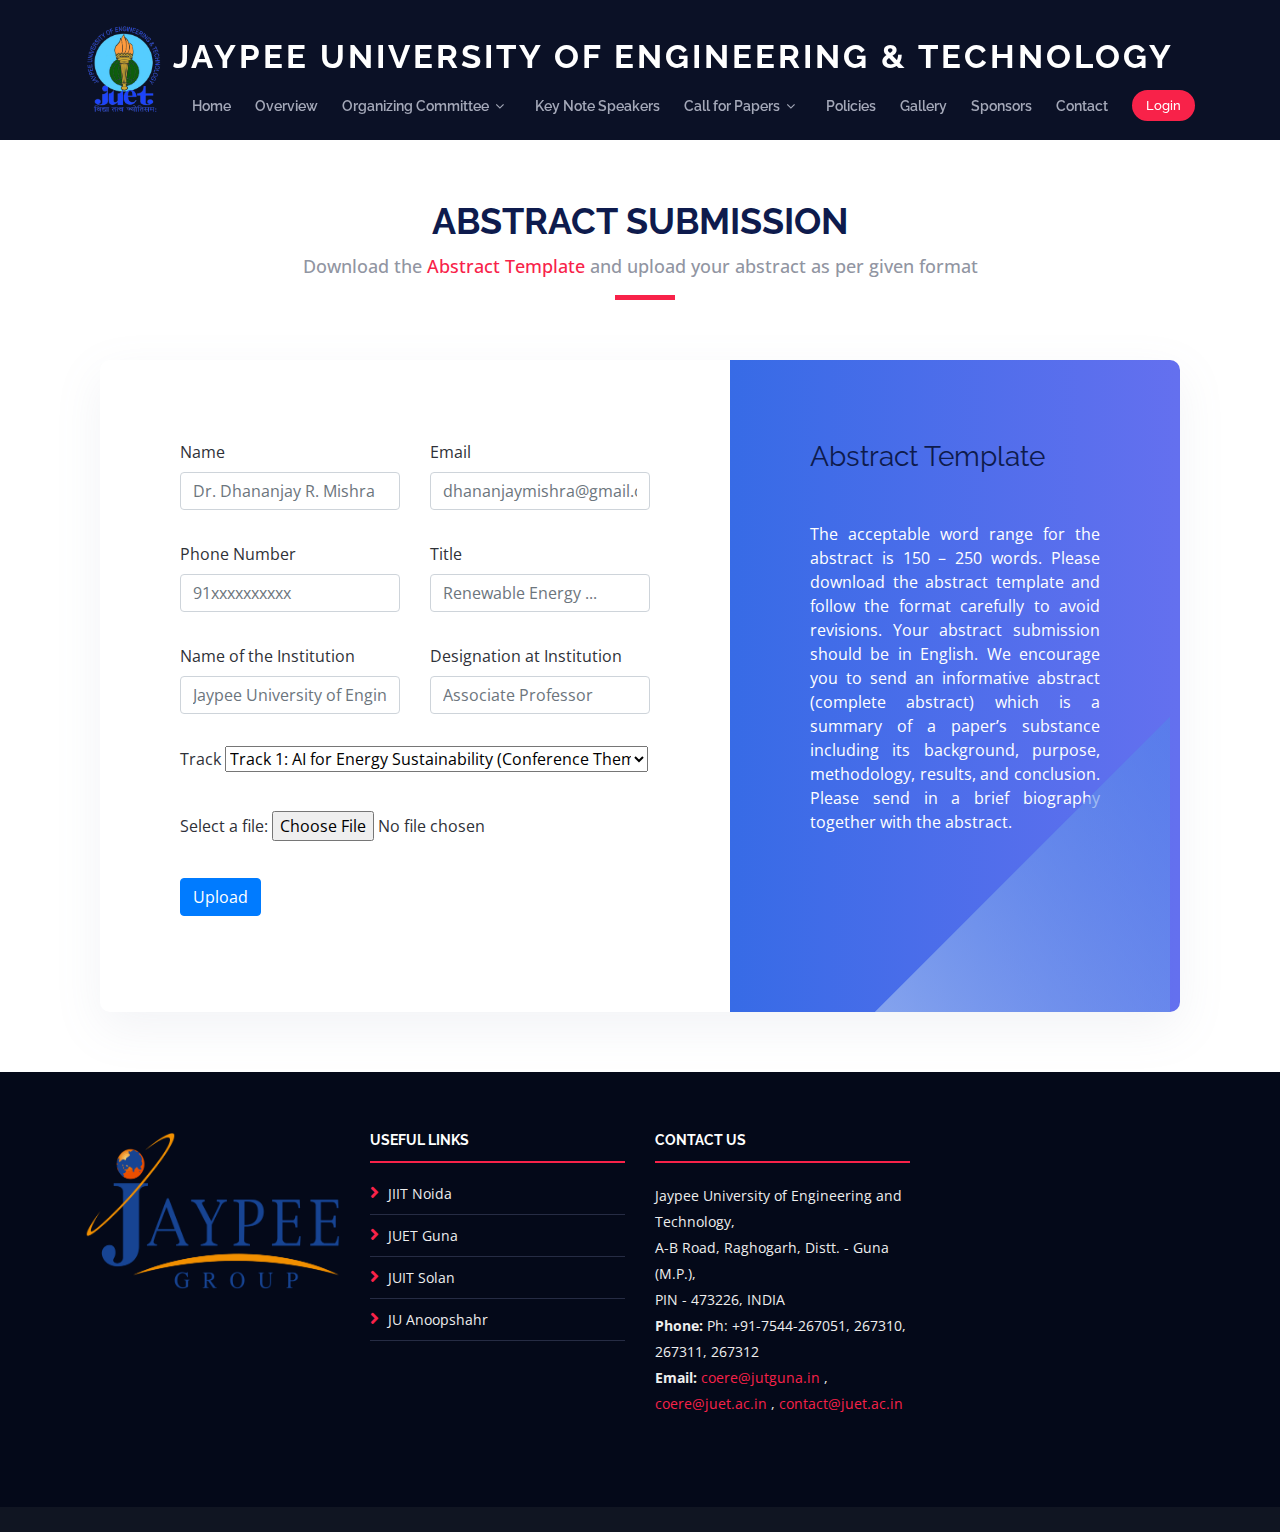
<file: abstractSubmission.html>
<!DOCTYPE html>
<html lang="en">

<head>
  <meta charset="utf-8">
  <title>COERE</title>
  <meta content="width=device-width, initial-scale=1.0" name="viewport">
  <meta content="" name="keywords">
  <meta content="" name="description">

  <!-- Favicons -->
  <link href="img/juetlogo.png" rel="icon">
  <link href="img/juetlogo.png" rel="apple-touch-icon">

  <!-- Google Fonts -->
  <link href="https://fonts.googleapis.com/css?family=Open+Sans:300,300i,400,400i,700,700i|Raleway:300,400,500,700,800" rel="stylesheet">

  <!-- Bootstrap CSS File -->
  <link href="lib/bootstrap/css/bootstrap.min.css" rel="stylesheet">
  <link href="https://cdnjs.cloudflare.com/ajax/libs/font-awesome/5.11.2/css/all.min.css" rel="stylesheet">

  <!-- Libraries CSS Files -->
  <link href="lib/font-awesome/css/font-awesome.min.css" rel="stylesheet">
  <link rel="stylesheet" href="https://cdnjs.cloudflare.com/ajax/libs/font-awesome/5.15.1/css/all.min.css"/>
  <link href="lib/animate/animate.min.css" rel="stylesheet">
  <link href="lib/venobox/venobox.css" rel="stylesheet">
  <link href="lib/owlcarousel/assets/owl.carousel.min.css" rel="stylesheet">

  <!-- Main Stylesheet File -->
  <link href="css/style.css" rel="stylesheet">
  <style>
   
.gradient-brand-color {
    background-image: -webkit-linear-gradient(0deg, #376be6 0%, #6470ef 100%);
    background-image: -ms-linear-gradient(0deg, #376be6 0%, #6470ef 100%);
    color: #fff;
}
.contact-info__wrapper {
    overflow: hidden;
    border-radius: .625rem .625rem 0 0
}

@media (min-width: 1024px) {
    .contact-info__wrapper {
        border-radius: 0 .625rem .625rem 0;
        padding: 5rem !important
    }
}
.contact-info__list span.position-absolute {
    left: 0
}
.z-index-101 {
    z-index: 101;
}
.list-style--none {
    list-style: none;
}
.contact__wrapper {
    background-color: #fff;
    border-radius: 0 0 .625rem .625rem
}

@media (min-width: 1024px) {
    .contact__wrapper {
        border-radius: .625rem 0 .625rem .625rem
    }
}
@media (min-width: 1024px) {
    .contact-form__wrapper {
        padding: 5rem !important
    }
}
.shadow-lg, .shadow-lg--on-hover:hover {
    box-shadow: 0 1rem 3rem rgba(132,138,163,0.1) !important;
}  



</style>
</head>

<body>

  <!--==========================
    Header
  ============================-->
  <header id="header">
    <div class="container">

      <div id="logo" class="pull-left">
        <!-- Uncomment below if you prefer to use a text logo -->
        <!-- <h1><a href="#main">C<span>o</span>nf</a></h1>-->
        <a href="https://juet.ac.in/" class="scrollto"><img src="img/juetlogo.png" alt="Juet Logo" title="JUET"></a>
      </div>
      <div id="head">
        <h2>Jaypee University of Engineering & Technology</h2>
      </div>

      <nav id="nav-menu-container">
        <ul class="nav-menu">
          <li><a href="index.html #intro">Home</a></li>
          <li><a href="index.html #about">Overview</a></li>
          <li><a href="">Organizing Committee</a>
              <ul class="dropdown">
                <li><a href="index.html #ogs">Organizing Committee</a></li>
                <li><a href="index.html #gcc">General Conference Chair</a></li>
                <li><a href="index.html #tpc">Technical Program Chair</a></li>
                <li><a href="index.html #tpcc">Technical Program Co-Chair</a></li>
                <li><a href="index.html #rp">Reviewing Panel</a></li>
              </ul>
          </li>
          <li><a href="index.html #speakers">Key Note Speakers</a></li>
          <li><a href="">Call for Papers</a>
            <ul class="dropdown">
                <li class="menu-active"><a href="abstractSubmission.html">Abstract Submission</a></li>
                <li><a href="index.html #schedule">Important Dates</a></li>
                <li><a href="index.html #tracks">Tracks</a></li>
              </a></ul>
            </li>
          <li><a href="index.html #policies">Policies</a></li>
          <li><a href="index.html #gallery">Gallery</a></li>
          <li><a href="index.html#sponsors">Sponsors</a></li>
          <li><a href="index.html #contact">Contact</a></li>
          <li class="login"><a href="login.html">Login</a></li>
        </ul>
      </nav><!-- #nav-menu-container -->
    </div>
  </header><!-- #header -->

  <main id="main" class="main-page">

    <!--==========================
      Abstract Submission Section
    ============================-->
    


    <section id="abstracts-details" class="wow fadeIn">
      <div class="container">
        <div class="section-header">
          <h2>Abstract Submission</h2>
          <p>Download the <a href="img/Abstract Template.docx">Abstract Template</a> and upload your abstract as per given format </p>
        </div>

        <div class="container">
          <div class="contact__wrapper shadow-lg mt-n9">
              <div class="row no-gutters">
                  <div class="col-lg-5 contact-info__wrapper gradient-brand-color p-5 order-lg-2">
                      <h3 class="color--white mb-5" style="margin: 0;">Abstract Template</h3>
          
                      <p style="text-align: justify;">The acceptable word range for the abstract is 150 – 250 words.
                        Please download the abstract template and follow the format carefully to avoid revisions.
                        Your abstract submission should be in English.
                        We encourage you to send an informative abstract (complete abstract) which is a summary of a paper’s substance including its background, purpose, methodology, results, and conclusion.
                        Please send in a brief biography together with the abstract.</p>
          
                      <figure class="figure position-absolute m-0 opacity-06 z-index-100" style="bottom:0; right: 10px">
                          <svg xmlns="http://www.w3.org/2000/svg" xmlns:xlink="http://www.w3.org/1999/xlink" width="444px" height="626px">
                              <defs>
                                  <linearGradient id="PSgrad_1" x1="0%" x2="81.915%" y1="57.358%" y2="0%">
                                      <stop offset="0%" stop-color="rgb(255,255,255)" stop-opacity="1"></stop>
                                      <stop offset="100%" stop-color="rgb(0,54,207)" stop-opacity="0"></stop>
                                  </linearGradient>
          
                              </defs>
                              <path fill-rule="evenodd" opacity="0.302" fill="rgb(72, 155, 248)" d="M816.210,-41.714 L968.999,111.158 L-197.210,1277.998 L-349.998,1125.127 L816.210,-41.714 Z"></path>
                              <path fill="url(#PSgrad_1)" d="M816.210,-41.714 L968.999,111.158 L-197.210,1277.998 L-349.998,1125.127 L816.210,-41.714 Z"></path>
                          </svg>
                      </figure>
                  </div>
          
                  <div class="col-lg-7 contact-form__wrapper p-5 order-lg-1">
                      <form action="#" class="contact-form form-validate" >
                          <div class="row">
                              <div class="col-sm-6 mb-3">
                                  <div class="form-group">
                                      <label class="required-field" for="name">Name</label>
                                      <input type="text" class="form-control" id="name" name="name" placeholder="Dr. Dhananjay R. Mishra" required>
                                  </div>
                              </div>
          
                              <div class="col-sm-6 mb-3">
                                  <div class="form-group">
                                      <label class="required-field" for="email">Email</label>
                                      <input type="text" class="form-control" id="email" name="email" placeholder="dhananjaymishra@gmail.com" required>
                                  </div>
                              </div>
          
                              <div class="col-sm-6 mb-3">
                                  <div class="form-group">
                                      <label for="phone">Phone Number</label>
                                      <input type="tel" class="form-control" id="phone" name="phone" placeholder="91xxxxxxxxxx" required>
                                  </div>
                              </div>
          
                              <div class="col-sm-6 mb-3">
                                <div class="form-group">
                                    <label for="title">Title</label>
                                    <input type="text" class="form-control" id="title" name="title" placeholder="Renewable Energy ..." required>
                                </div>
                              </div>

                              <div class="col-sm-6 mb-3">
                                <div class="form-group">
                                    <label for="institution">Name of the Institution</label>
                                    <input type="text" class="form-control" id="institution" name="institution" placeholder="Jaypee University of Engineering and Technology Guna" required>
                                </div>
                              </div>

                              <div class="col-sm-6 mb-3">
                                <div class="form-group">
                                    <label for="designation">Designation at Institution</label>
                                    <input type="text" class="form-control" id="designation" name="designation" placeholder="Associate Professor" required>
                                </div>
                              </div>

                              <div class="col-sm-12 mb-3">
                                <div class="form-group">
                                    <label for="track">Track</label>
                                    <select id="track" name="track" required style="width: 90%;">
                                      <option value="track1">Track 1: AI for Energy Sustainability (Conference Theme)</option>
                                      <option value="track2">Track 2: Sustainable Buildings, Communities, and Cities</option>
                                      <option value="track3">Track 3: Energy Storage Separate: Thermal, Mechanical, Thermochemical</option>
                                      <option value="track4">Track 4: Research for the Clean Energy Transition (Socio-technical, Education, and Policy)</option>
                                      <option value="track5">Track 5: Solar Power 1: Optical Systems, Receivers and Reactors</option>
                                      <option value="track6">Track 6: Concentrating Solar Power 2: Heat Exchangers, Energy Storage System, and the Power Block</option>
                                      <option value="track7">Track 7: Concentrating Solar Power 3: Technoeconomic, Lifecycle Analyses, Balance of Plant</option>
                                      <option value="track8">Track 8: Solar Chemistry: Thermochemistry, Photocatalysis, and Photo-electrocatalysis</option>
                                      <option value="track9">Track 9: Photovoltaic & Electrochemical Technologies</option>
                                      <option value="track10">Track 10: Alternative Energy Conversation Technology (including Wind, Geothermal, Hydro, and Ocean)</option>
                                      <option value="track11">Track 11: Process Heat for Desalination and Industrial Decarbonization</option>
                                      <option value="track12">Track 12: Hydrogen Energy, Alternative Fuels, Bioenergy, and Biofuels</option>
                                      <option value="track13">Track 13: Carbon Capture & Cleaner Fossil Fuel Technologies</option>
                                      <option value="track14">Track 14: Smart grid and Energy efficiency </option>
                                      <option value="track15">Track 15: Sustainable Manufacturing Processes for Low Carbon</option>
                                      <option value="track16">Track 16: Lightning Talks</option>
                                      <option value="track17">Track 17:  Poster Presentations</option>

                                    </select>                                
                                </div>
                              </div>

                              <div class="col-sm-12 mb-3">
                                <div class="form-group">
                                    <label for="file">Select a file:</label>
                                    <input type="file" id="file" name="file" required>                                
                                  </div>
                              </div>

                            
          
                              <div class="col-sm-12 mb-3">
                                  <button type="submit" name="submit" class="btn btn-primary">Upload</button>
                              </div>
          
                          </div>
                      </form>
                  </div>
                  <!-- End Contact Form Wrapper -->
          
              </div>
          </div>
      </div>
      </div>

    </section>

  </main>


  <!--==========================
    Footer
  ============================-->
  <footer id="footer">
    <div class="footer-top">
      <div class="container">
        <div class="row">

          <div class="col-lg-3 col-md-6 footer-info">
            <img src="img/sponsors/Jaypee_Group_Logo.svg.png" alt="Jaypee_Group">
            <!-- <p>---</p> -->
          </div>

          <div class="col-lg-3 col-md-6 footer-links">
            <h4>Useful Links</h4>
            <ul>
              <li><i class="fa fa-angle-right"></i> <a href="https://www.jiit.ac.in/">JIIT Noida</a></li>
              <li><i class="fa fa-angle-right"></i> <a href="https://www.juet.ac.in/">JUET Guna</a></li>
              <li><i class="fa fa-angle-right"></i> <a href="https://www.juit.ac.in/">JUIT Solan</a></li>
              <li><i class="fa fa-angle-right"></i> <a href="https://jaypeeu.ac.in/">JU Anoopshahr</a></li>
            </ul>
          </div>


          <div class="col-lg-3 col-md-6 footer-contact">
            <h4>Contact Us</h4>
            <p>
              Jaypee University of Engineering and Technology, <br>
              A-B Road, Raghogarh, Distt. - Guna (M.P.),<br>
               PIN - 473226, INDIA <br>
              <strong>Phone: </strong> Ph: +91-7544-267051, 267310, 267311, 267312<br>
              <strong>Email: </strong><a href="mailto:coere@jutguna.in"> coere@jutguna.in </a>,<a href="mailto:coere@juet.ac.in"> coere@juet.ac.in </a>,<a href="mailto:contact@juet.ac.in"> contact@juet.ac.in </a>


            </p>

            <!-- <div class="social-links">
              <a href="https://twitter.com/i/flow/login?redirect_after_login=%2Fjuet_official" class="twitter"><img src='img/twitter.png' alt='Twitter'><i class="fa fa-twitter"></i></a>
              <a href="https://www.facebook.com/JaypeeUniversityGuna/" class="facebook"><i class="fa fa-facebook"><img src='img/facebook.png' alt='Facebook'></i></a>
              <a href="https://www.instagram.com/jaypee_university_guna/?hl=en" class="instagram"><i class="fa fa-instagram"><img src='img/instagram.jpg' alt='Instagram'></i></a>
              <a href="https://www.youtube.com/channel/UCGZys7YYR7DAFDg0TcXxY4A" class="google-plus"><i class="fa fa-google-plus"><img src='img/youtube.png' alt='Youtube'></i></a>
              <a href="https://www.linkedin.com/school/jaypee-university-of-engineering-and-technology/?original_referer=https%3A%2F%2Fwww%2Egoogle%2Ecom%2F&originalSubdomain=in" class="linkedin"><i class="fa fa-linkedin"><img src='img/linkedin.png' alt='Linkedin'></i></a>
            </div> -->

          </div>

        </div>
      </div>
    </div>
  </footer><!-- #footer -->

  <a href="#" class="back-to-top"><i class="fa fa-angle-up"></i></a>

  <!-- JavaScript Libraries -->
  <script src="lib/jquery/jquery.min.js"></script>
  <script src="lib/jquery/jquery-migrate.min.js"></script>
  <script src="lib/bootstrap/js/bootstrap.bundle.min.js"></script>
  <script src="lib/easing/easing.min.js"></script>
  <script src="lib/superfish/hoverIntent.js"></script>
  <script src="lib/superfish/superfish.min.js"></script>
  <script src="lib/wow/wow.min.js"></script>
  <script src="lib/venobox/venobox.min.js"></script>
  <script src="lib/owlcarousel/owl.carousel.min.js"></script>

  <!-- Contact Form JavaScript File -->
  <script src="contactform/contactform.js"></script>

  <!-- Template Main Javascript File -->
  <script src="js/main.js"></script>
</body>

</html>
</file>
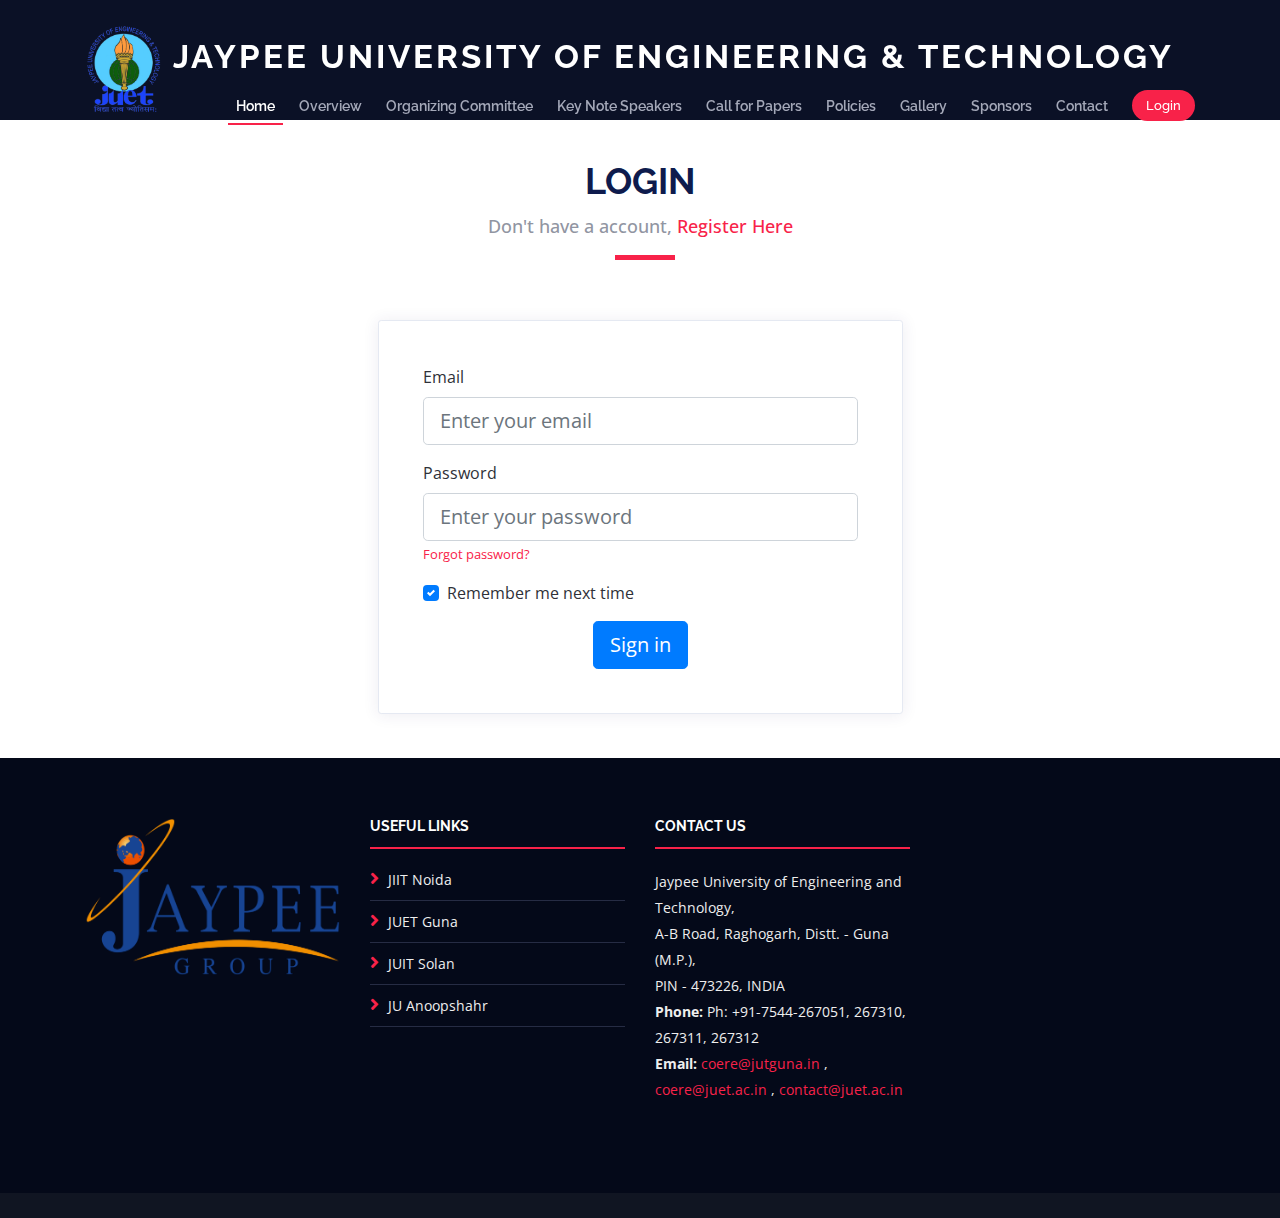
<file: login.html>
<!DOCTYPE html>
<html lang="en">

<head>
  <meta charset="utf-8">
  <title>COERE</title>
  <meta content="width=device-width, initial-scale=1.0" name="viewport">
  <meta content="" name="keywords">
  <meta content="" name="description">

  <!-- Favicons -->
  <link href="img/juetlogo.png" rel="icon">
  <link href="img/juetlogo.png" rel="apple-touch-icon">

  <!-- Google Fonts -->
  <link href="https://fonts.googleapis.com/css?family=Open+Sans:300,300i,400,400i,700,700i|Raleway:300,400,500,700,800" rel="stylesheet">

  <!-- Bootstrap CSS File -->
  <link href="lib/bootstrap/css/bootstrap.min.css" rel="stylesheet">
  <link href="https://cdnjs.cloudflare.com/ajax/libs/font-awesome/5.11.2/css/all.min.css" rel="stylesheet">

  <!-- Libraries CSS Files -->
  <link href="lib/font-awesome/css/font-awesome.min.css" rel="stylesheet">
  <link rel="stylesheet" href="https://cdnjs.cloudflare.com/ajax/libs/font-awesome/5.15.1/css/all.min.css"/>
  <link href="lib/animate/animate.min.css" rel="stylesheet">
  <link href="lib/venobox/venobox.css" rel="stylesheet">
  <link href="lib/owlcarousel/assets/owl.carousel.min.css" rel="stylesheet">

  <!-- Main Stylesheet File -->
  <link href="css/style.css" rel="stylesheet">
  <style>
   
   .card {
    margin-bottom: 1.5rem;
    box-shadow: 0 1px 15px 1px rgba(52,40,104,.08);
}

.card {
    position: relative;
    display: -ms-flexbox;
    display: flex;
    -ms-flex-direction: column;
    flex-direction: column;
    min-width: 0;
    word-wrap: break-word;
    background-color: #fff;
    background-clip: border-box;
    border: 1px solid #e5e9f2;
    border-radius: .2rem;
}
#header{
    height: 120px;
}
#abstracts-details{
    padding: 20px 0;
}
</style>
</head>

<body>

  <!--==========================
    Header
  ============================-->
  <header id="header">
    <div class="container">

      <div id="logo" class="pull-left">
        <!-- Uncomment below if you prefer to use a text logo -->
        <!-- <h1><a href="#main">C<span>o</span>nf</a></h1>-->
        <a href="https://juet.ac.in/" class="scrollto"><img src="img/juetlogo.png" alt="Juet Logo" title="JUET"></a>
      </div>
      <div id="head">
        <h2>Jaypee University of Engineering & Technology</h2>
      </div>

      <nav id="nav-menu-container">
        <ul class="nav-menu">
          <li class="menu-active"><a href="#intro">Home</a></li>
          <li><a href="#about">Overview</a></li>
          <li><a href="">Organizing Committee</a>
              <ul class="dropdown">
                <li><a href="#ogs">Organizing Committee</a></li>
                <li><a href="#gcc">General Conference Chair</a></li>
                <li><a href="#tpc">Technical Program Chair</a></li>
                <li><a href="#tpcc">Technical Program Co-Chair</a></li>
                <li><a href="#rp">Reviewing Panel</a></li>
              </ul>
          </li>
          <li><a href="#speakers">Key Note Speakers</a></li>
          <li><a href="">Call for Papers</a>
            <ul class="dropdown">
                <li><a href="abstractSubmission.html">Abstract Submission</a></li>
                <li><a href="#schedule">Important Dates</a></li>
                <li><a href="#tracks">Tracks</a></li>
              </a></ul>
            </li>
          <li><a href="#policies">Policies</a></li>
          <li><a href="#gallery">Gallery</a></li>
          <li><a href="#sponsors">Sponsors</a></li>
          <li><a href="#contact">Contact</a></li>
          <li class="login" class="menu-active"><a href="login.html">Login</a></li>
        </ul>
      </nav><!-- #nav-menu-container -->
    </div>
  </header><!-- #header -->

  <main id="main" class="main-page">

    <!--==========================
      Abstract Submission Section
    ============================-->
    


    <section id="abstracts-details" class="wow fadeIn">
      <div class="container">
        <div class="section-header">
          <h2>Login</h2>
          <p>Don't have a account, <a href="register.html">Register Here</a></p>
        </div>

        <div class="container h-100">
    		<div class="row h-100">
				<div class="col-sm-10 col-md-8 col-lg-6 mx-auto d-table h-100">
					<div class="d-table-cell align-middle">

						

						<div class="card">
							<div class="card-body">
								<div class="m-sm-4">
									
									<form>
										<div class="form-group">
											<label>Email</label>
											<input class="form-control form-control-lg" type="email" name="email" placeholder="Enter your email">
										</div>
										<div class="form-group">
											<label>Password</label>
											<input class="form-control form-control-lg" type="password" name="password" placeholder="Enter your password">
											<small>
            <a href="pages-reset-password.html">Forgot password?</a>
          </small>
										</div>
										<div>
											<div class="custom-control custom-checkbox align-items-center">
												<input type="checkbox" class="custom-control-input" value="remember-me" name="remember-me" checked="">
												<label class="custom-control-label text-small">Remember me next time</label>
											</div>
										</div>
										<div class="text-center mt-3">
											<a href="index.html" class="btn btn-lg btn-primary">Sign in</a>
											<!-- <button type="submit" class="btn btn-lg btn-primary">Sign in</button> -->
										</div>
									</form>
								</div>
							</div>
						</div>

					</div>
				</div>
			</div>
		</div>
      </div>

    </section>

  </main>


  <!--==========================
    Footer
  ============================-->
  <footer id="footer">
    <div class="footer-top">
      <div class="container">
        <div class="row">

          <div class="col-lg-3 col-md-6 footer-info">
            <img src="img/sponsors/Jaypee_Group_Logo.svg.png" alt="Jaypee_Group">
            <!-- <p>---</p> -->
          </div>

          <div class="col-lg-3 col-md-6 footer-links">
            <h4>Useful Links</h4>
            <ul>
              <li><i class="fa fa-angle-right"></i> <a href="https://www.jiit.ac.in/">JIIT Noida</a></li>
              <li><i class="fa fa-angle-right"></i> <a href="https://www.juet.ac.in/">JUET Guna</a></li>
              <li><i class="fa fa-angle-right"></i> <a href="https://www.juit.ac.in/">JUIT Solan</a></li>
              <li><i class="fa fa-angle-right"></i> <a href="https://jaypeeu.ac.in/">JU Anoopshahr</a></li>
            </ul>
          </div>


          <div class="col-lg-3 col-md-6 footer-contact">
            <h4>Contact Us</h4>
            <p>
              Jaypee University of Engineering and Technology, <br>
              A-B Road, Raghogarh, Distt. - Guna (M.P.),<br>
               PIN - 473226, INDIA <br>
              <strong>Phone: </strong> Ph: +91-7544-267051, 267310, 267311, 267312<br>
              <strong>Email: </strong><a href="mailto:coere@jutguna.in"> coere@jutguna.in </a>,<a href="mailto:coere@juet.ac.in"> coere@juet.ac.in </a>,<a href="mailto:contact@juet.ac.in"> contact@juet.ac.in </a>


            </p>

            <!-- <div class="social-links">
              <a href="https://twitter.com/i/flow/login?redirect_after_login=%2Fjuet_official" class="twitter"><img src='img/twitter.png' alt='Twitter'><i class="fa fa-twitter"></i></a>
              <a href="https://www.facebook.com/JaypeeUniversityGuna/" class="facebook"><i class="fa fa-facebook"><img src='img/facebook.png' alt='Facebook'></i></a>
              <a href="https://www.instagram.com/jaypee_university_guna/?hl=en" class="instagram"><i class="fa fa-instagram"><img src='img/instagram.jpg' alt='Instagram'></i></a>
              <a href="https://www.youtube.com/channel/UCGZys7YYR7DAFDg0TcXxY4A" class="google-plus"><i class="fa fa-google-plus"><img src='img/youtube.png' alt='Youtube'></i></a>
              <a href="https://www.linkedin.com/school/jaypee-university-of-engineering-and-technology/?original_referer=https%3A%2F%2Fwww%2Egoogle%2Ecom%2F&originalSubdomain=in" class="linkedin"><i class="fa fa-linkedin"><img src='img/linkedin.png' alt='Linkedin'></i></a>
            </div> -->

          </div>

        </div>
      </div>
    </div>
  </footer><!-- #footer -->

  <a href="#" class="back-to-top"><i class="fa fa-angle-up"></i></a>

  <!-- JavaScript Libraries -->
  <script src="lib/jquery/jquery.min.js"></script>
  <script src="lib/jquery/jquery-migrate.min.js"></script>
  <script src="lib/bootstrap/js/bootstrap.bundle.min.js"></script>
  <script src="lib/easing/easing.min.js"></script>
  <script src="lib/superfish/hoverIntent.js"></script>
  <script src="lib/superfish/superfish.min.js"></script>
  <script src="lib/wow/wow.min.js"></script>
  <script src="lib/venobox/venobox.min.js"></script>
  <script src="lib/owlcarousel/owl.carousel.min.js"></script>
  <script src="https://code.jquery.com/jquery-1.10.2.min.js"></script>
  <script src="https://cdn.jsdelivr.net/npm/bootstrap@4.1.1/dist/js/bootstrap.bundle.min.js"></script>
  <script type="text/javascript">
	
  </script>

  <!-- Contact Form JavaScript File -->
  <script src="contactform/contactform.js"></script>

  <!-- Template Main Javascript File -->
  <script src="js/main.js"></script>
</body>

</html>
</file>
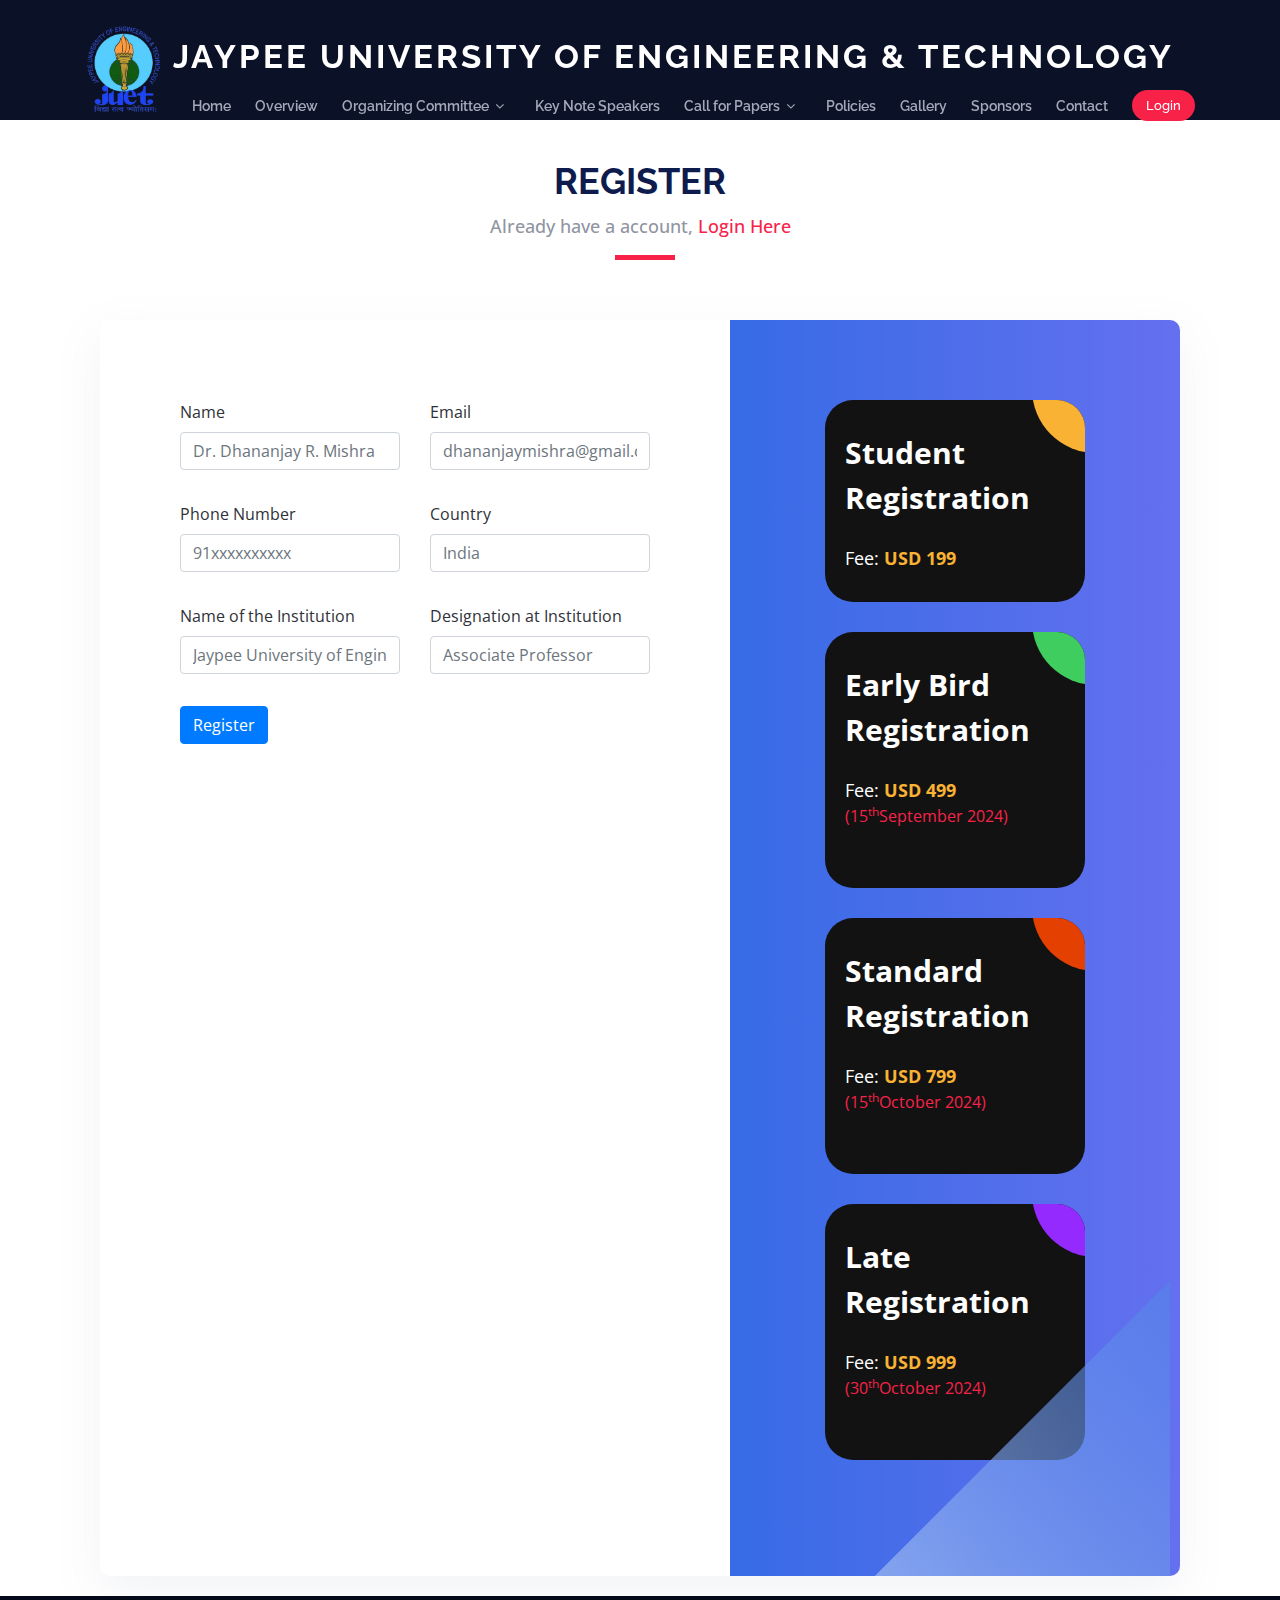
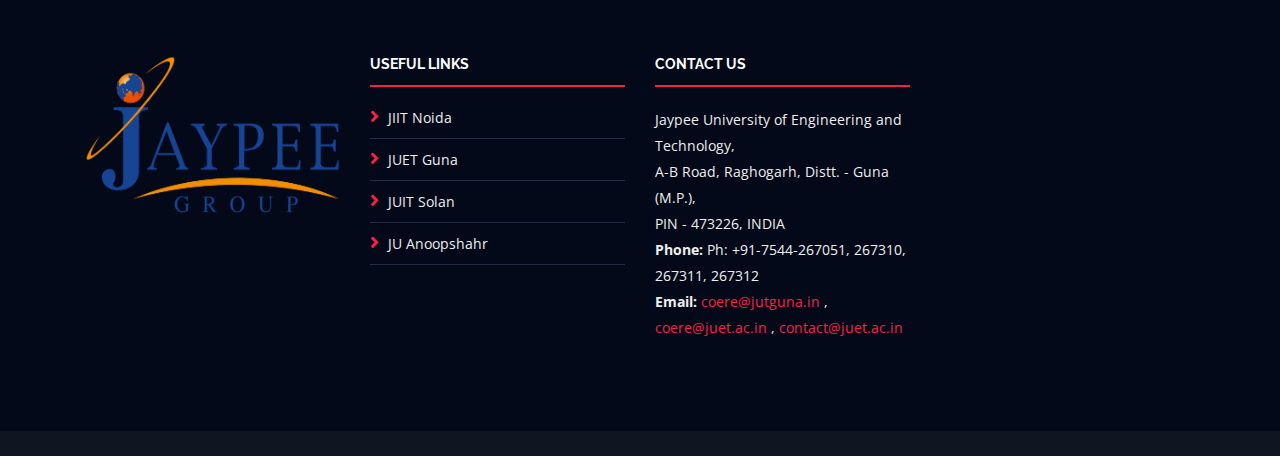
<file: register.html>
<!DOCTYPE html>
<html lang="en">

<head>
  <meta charset="utf-8">
  <title>COERE</title>
  <meta content="width=device-width, initial-scale=1.0" name="viewport">
  <meta content="" name="keywords">
  <meta content="" name="description">

  <!-- Favicons -->
  <link href="img/juetlogo.png" rel="icon">
  <link href="img/juetlogo.png" rel="apple-touch-icon">

  <!-- Google Fonts -->
  <link href="https://fonts.googleapis.com/css?family=Open+Sans:300,300i,400,400i,700,700i|Raleway:300,400,500,700,800" rel="stylesheet">

  <!-- Bootstrap CSS File -->
  <link href="lib/bootstrap/css/bootstrap.min.css" rel="stylesheet">
  <link href="https://cdnjs.cloudflare.com/ajax/libs/font-awesome/5.11.2/css/all.min.css" rel="stylesheet">

  <!-- Libraries CSS Files -->
  <link href="lib/font-awesome/css/font-awesome.min.css" rel="stylesheet">
  <link rel="stylesheet" href="https://cdnjs.cloudflare.com/ajax/libs/font-awesome/5.15.1/css/all.min.css"/>
  <link href="lib/animate/animate.min.css" rel="stylesheet">
  <link href="lib/venobox/venobox.css" rel="stylesheet">
  <link href="lib/owlcarousel/assets/owl.carousel.min.css" rel="stylesheet">

  <!-- Main Stylesheet File -->
  <link href="css/style.css" rel="stylesheet">
  <style>
   
.gradient-brand-color {
    background-image: -webkit-linear-gradient(0deg, #376be6 0%, #6470ef 100%);
    background-image: -ms-linear-gradient(0deg, #376be6 0%, #6470ef 100%);
    color: #fff;
}
.contact-info__wrapper {
    overflow: hidden;
    border-radius: .625rem .625rem 0 0
}

@media (min-width: 1024px) {
    .contact-info__wrapper {
        border-radius: 0 .625rem .625rem 0;
        padding: 5rem !important
    }
}
.contact-info__list span.position-absolute {
    left: 0
}
.z-index-101 {
    z-index: 101;
}
.list-style--none {
    list-style: none;
}
.contact__wrapper {
    background-color: #fff;
    border-radius: 0 0 .625rem .625rem
}

@media (min-width: 1024px) {
    .contact__wrapper {
        border-radius: .625rem 0 .625rem .625rem
    }
}
@media (min-width: 1024px) {
    .contact-form__wrapper {
        padding: 5rem !important
    }
}
.shadow-lg, .shadow-lg--on-hover:hover {
    box-shadow: 0 1rem 3rem rgba(132,138,163,0.1) !important;
}  
#header{
    height: 120px;
}
#abstracts-details{
    padding: 20px 0;
}
</style>
</head>

<body>

  <!--==========================
    Header
  ============================-->
  <header id="header">
    <div class="container">

      <div id="logo" class="pull-left">
        <!-- Uncomment below if you prefer to use a text logo -->
        <!-- <h1><a href="#main">C<span>o</span>nf</a></h1>-->
        <a href="https://juet.ac.in/" class="scrollto"><img src="img/juetlogo.png" alt="Juet Logo" title="JUET"></a>
      </div>
      <div id="head">
        <h2>Jaypee University of Engineering & Technology</h2>
      </div>
      <nav id="nav-menu-container">
        <ul class="nav-menu">
          <li><a href="#intro">Home</a></li>
          <li><a href="#about">Overview</a></li>
          <li><a href="">Organizing Committee</a>
              <ul class="dropdown">
                <li><a href="#ogs">Organizing Committee</a></li>
                <li><a href="#gcc">General Conference Chair</a></li>
                <li><a href="#tpc">Technical Program Chair</a></li>
                <li><a href="#tpcc">Technical Program Co-Chair</a></li>
                <li><a href="#rp">Reviewing Panel</a></li>
              </ul>
          </li>
          <li><a href="#speakers">Key Note Speakers</a></li>
          <li><a href="">Call for Papers</a>
            <ul class="dropdown">
                <li><a href="abstractSubmission.html">Abstract Submission</a></li>
                <li><a href="#schedule">Important Dates</a></li>
                <li><a href="#tracks">Tracks</a></li>
              </a></ul>
            </li>
          <li><a href="#policies">Policies</a></li>
          <li><a href="#gallery">Gallery</a></li>
          <li><a href="#sponsors">Sponsors</a></li>
          <li><a href="#contact">Contact</a></li>
          <li class="login" class="menu-active"><a href="login.html">Login</a></li>
        </ul>
      </nav><!-- #nav-menu-container -->
      
    </div>
  </header><!-- #header -->

  <main id="main" class="main-page">

    <!--==========================
      Abstract Submission Section
    ============================-->
    


    <section id="abstracts-details" class="wow fadeIn">
      <div class="container">
        <div class="section-header">
          <h2>Register</h2>
          <p>Already have a account, <a href="login.html">Login Here</a></p>
        </div>

        <div class="container">
          <div class="contact__wrapper shadow-lg mt-n9">
              <div class="row no-gutters">
                  <div class="col-lg-5 contact-info__wrapper gradient-brand-color p-5 order-lg-2">
                      <div class="ag-format-container">
                        <div class="ag-courses_box">

                            <div class="ag-courses_item">
                                <a href="#" class="ag-courses-item_link">
                                  <div class="ag-courses-item_bg"></div>
                          
                                  <div class="ag-courses-item_title">
                                    Student Registration
                                  </div>
                          
                                  <div class="ag-courses-item_date-box">
                                    Fee:
                                    <span class="ag-courses-item_date">
                                      USD 199
                                    </span>
                                  </div>
                                </a>
                              </div>
                      
                          <div class="ag-courses_item">
                            <a href="#" class="ag-courses-item_link">
                              <div class="ag-courses-item_bg"></div>
                      
                              <div class="ag-courses-item_title">
                                Early Bird Registration
                              </div>
                      
                              <div class="ag-courses-item_date-box">
                                Fee:
                                <span class="ag-courses-item_date">
                                  USD 499
                                </span>
                              </div>
                              <p>(15<sup>th</sup>September 2024)</p>
                            </a>
                          </div>
                        
                      
                        <div class="ag-courses_item">
                            <a href="#" class="ag-courses-item_link">
                              <div class="ag-courses-item_bg"></div>
                      
                              <div class="ag-courses-item_title">
                                Standard Registration
                              </div>
                      
                              <div class="ag-courses-item_date-box">
                                Fee:
                                <span class="ag-courses-item_date">
                                  USD 799
                                </span>
                              </div>
                              <p>(15<sup>th</sup>October 2024)</p>
                            </a>
                          </div>
                      
                          <div class="ag-courses_item">
                            <a href="#" class="ag-courses-item_link">
                              <div class="ag-courses-item_bg"></div>
                      
                              <div class="ag-courses-item_title">
                                Late Registration
                              </div>
                      
                              <div class="ag-courses-item_date-box">
                                Fee:
                                <span class="ag-courses-item_date">
                                  USD 999
                                </span>
                              </div>
                              <p>(30<sup>th</sup>October 2024)</p>
                            </a>
                          </div>

                      
                        </div>
                      </div>

                        
          
                      <figure class="figure position-absolute m-0 opacity-06 z-index-100" style="bottom:0; right: 10px">
                          <svg xmlns="http://www.w3.org/2000/svg" xmlns:xlink="http://www.w3.org/1999/xlink" width="444px" height="626px">
                              <defs>
                                  <linearGradient id="PSgrad_1" x1="0%" x2="81.915%" y1="57.358%" y2="0%">
                                      <stop offset="0%" stop-color="rgb(255,255,255)" stop-opacity="1"></stop>
                                      <stop offset="100%" stop-color="rgb(0,54,207)" stop-opacity="0"></stop>
                                  </linearGradient>
          
                              </defs>
                              <path fill-rule="evenodd" opacity="0.302" fill="rgb(72, 155, 248)" d="M816.210,-41.714 L968.999,111.158 L-197.210,1277.998 L-349.998,1125.127 L816.210,-41.714 Z"></path>
                              <path fill="url(#PSgrad_1)" d="M816.210,-41.714 L968.999,111.158 L-197.210,1277.998 L-349.998,1125.127 L816.210,-41.714 Z"></path>
                          </svg>
                      </figure>
                  </div>
          
                  <div class="col-lg-7 contact-form__wrapper p-5 order-lg-1">
                      <form action="#" class="contact-form form-validate" >
                          <div class="row">
                              <div class="col-sm-6 mb-3">
                                  <div class="form-group">
                                      <label class="required-field" for="name">Name</label>
                                      <input type="text" class="form-control" id="name" name="name" placeholder="Dr. Dhananjay R. Mishra" required>
                                  </div>
                              </div>
          
                              <div class="col-sm-6 mb-3">
                                  <div class="form-group">
                                      <label class="required-field" for="email">Email</label>
                                      <input type="text" class="form-control" id="email" name="email" placeholder="dhananjaymishra@gmail.com" required>
                                  </div>
                              </div>
          
                              <div class="col-sm-6 mb-3">
                                  <div class="form-group">
                                      <label for="phone">Phone Number</label>
                                      <input type="tel" class="form-control" id="phone" name="phone" placeholder="91xxxxxxxxxx" required>
                                  </div>
                              </div>
          
                              <div class="col-sm-6 mb-3">
                                <div class="form-group">
                                    <label for="country">Country</label>
                                    <input type="text" class="form-control" id="country" name="country" placeholder="India" required>
                                </div>
                              </div>

                              <div class="col-sm-6 mb-3">
                                <div class="form-group">
                                    <label for="institution">Name of the Institution</label>
                                    <input type="text" class="form-control" id="institution" name="institution" placeholder="Jaypee University of Engineering and Technology Guna" required>
                                </div>
                              </div>

                              <div class="col-sm-6 mb-3">
                                <div class="form-group">
                                    <label for="designation">Designation at Institution</label>
                                    <input type="text" class="form-control" id="designation" name="designation" placeholder="Associate Professor" required>
                                </div>
                              </div>

                              

                              <!-- <div class="col-sm-12 mb-3">
                                <div class="form-group">
                                    <label for="file">Select a file:</label>
                                    <input type="file" id="file" name="file" required>                                
                                  </div>
                              </div> -->

                            
          
                              <div class="col-sm-12 mb-3">
                                  <button type="submit" name="submit" class="btn btn-primary">Register</button>
                              </div>
          
                          </div>
                      </form>
                  </div>
                  <!-- End Contact Form Wrapper -->
          
              </div>
          </div>
      </div>
      </div>

    </section>

  </main>


  <!--==========================
    Footer
  ============================-->
  <footer id="footer">
    <div class="footer-top">
      <div class="container">
        <div class="row">

          <div class="col-lg-3 col-md-6 footer-info">
            <img src="img/sponsors/Jaypee_Group_Logo.svg.png" alt="Jaypee_Group">
            <!-- <p>---</p> -->
          </div>

          <div class="col-lg-3 col-md-6 footer-links">
            <h4>Useful Links</h4>
            <ul>
              <li><i class="fa fa-angle-right"></i> <a href="https://www.jiit.ac.in/">JIIT Noida</a></li>
              <li><i class="fa fa-angle-right"></i> <a href="https://www.juet.ac.in/">JUET Guna</a></li>
              <li><i class="fa fa-angle-right"></i> <a href="https://www.juit.ac.in/">JUIT Solan</a></li>
              <li><i class="fa fa-angle-right"></i> <a href="https://jaypeeu.ac.in/">JU Anoopshahr</a></li>
            </ul>
          </div>


          <div class="col-lg-3 col-md-6 footer-contact">
            <h4>Contact Us</h4>
            <p>
              Jaypee University of Engineering and Technology, <br>
              A-B Road, Raghogarh, Distt. - Guna (M.P.),<br>
               PIN - 473226, INDIA <br>
              <strong>Phone: </strong> Ph: +91-7544-267051, 267310, 267311, 267312<br>
              <strong>Email: </strong><a href="mailto:coere@jutguna.in"> coere@jutguna.in </a>,<a href="mailto:coere@juet.ac.in"> coere@juet.ac.in </a>,<a href="mailto:contact@juet.ac.in"> contact@juet.ac.in </a>

            </p>

            <!-- <div class="social-links">
              <a href="https://twitter.com/i/flow/login?redirect_after_login=%2Fjuet_official" class="twitter"><img src='img/twitter.png' alt='Twitter'><i class="fa fa-twitter"></i></a>
              <a href="https://www.facebook.com/JaypeeUniversityGuna/" class="facebook"><i class="fa fa-facebook"><img src='img/facebook.png' alt='Facebook'></i></a>
              <a href="https://www.instagram.com/jaypee_university_guna/?hl=en" class="instagram"><i class="fa fa-instagram"><img src='img/instagram.jpg' alt='Instagram'></i></a>
              <a href="https://www.youtube.com/channel/UCGZys7YYR7DAFDg0TcXxY4A" class="google-plus"><i class="fa fa-google-plus"><img src='img/youtube.png' alt='Youtube'></i></a>
              <a href="https://www.linkedin.com/school/jaypee-university-of-engineering-and-technology/?original_referer=https%3A%2F%2Fwww%2Egoogle%2Ecom%2F&originalSubdomain=in" class="linkedin"><i class="fa fa-linkedin"><img src='img/linkedin.png' alt='Linkedin'></i></a>
            </div> -->

          </div>

        </div>
      </div>
    </div>
  </footer><!-- #footer -->

  <a href="#" class="back-to-top"><i class="fa fa-angle-up"></i></a>

  <!-- JavaScript Libraries -->
  <script src="lib/jquery/jquery.min.js"></script>
  <script src="lib/jquery/jquery-migrate.min.js"></script>
  <script src="lib/bootstrap/js/bootstrap.bundle.min.js"></script>
  <script src="lib/easing/easing.min.js"></script>
  <script src="lib/superfish/hoverIntent.js"></script>
  <script src="lib/superfish/superfish.min.js"></script>
  <script src="lib/wow/wow.min.js"></script>
  <script src="lib/venobox/venobox.min.js"></script>
  <script src="lib/owlcarousel/owl.carousel.min.js"></script>

  <!-- Contact Form JavaScript File -->
  <script src="contactform/contactform.js"></script>

  <!-- Template Main Javascript File -->
  <script src="js/main.js"></script>
</body>

</html>
</file>
<file: lib/venobox/venobox.css>
/* ------ venobox.css --------*/
.vbox-overlay *, .vbox-overlay *:before, .vbox-overlay *:after{
    -webkit-backface-visibility: hidden;
    -webkit-box-sizing:border-box;
    -moz-box-sizing:border-box;
    box-sizing:border-box;
}
.vbox-overlay * { 
    -webkit-backface-visibility: visible;
    backface-visibility: visible;
}
.vbox-overlay{
    display: -webkit-flex;
    display: flex;
    -webkit-flex-direction: column;
    flex-direction: column;
    -webkit-justify-content: center;
    justify-content: center;
    -webkit-align-items: center;
    align-items: center;
    position: fixed;
    left: 0;
    top: 0;
    bottom: 0;
    right: 0;
    z-index: 1040;
    -webkit-transform:translateZ(1000px);
    transform: translateZ(1000px);
    transform-style: preserve-3d;
}

/* ----- navigation ----- */
.vbox-title{
    width: 100%;
    height: 40px;
    float: left;
    text-align: center;
    line-height: 28px;
    font-size: 12px;
    padding: 6px 40px;
    overflow: hidden;
    position: fixed;
    display: none;
    left: 0;
    z-index: 1050;
}
.vbox-close{
    cursor: pointer;
    position: fixed;
    top: 15px;
    right: 15px;
    width: 48px;
    height: 48px;
    display: block;
    background-position:10px center;
    overflow: hidden;
    font-size: 48px;
    line-height: 1;
    text-align: center;
    z-index: 1050;
}
.vbox-num{
    cursor: pointer;
    position: fixed;
    left: 0;
    height: 40px;
    display: block;
    overflow: hidden;
    line-height: 28px;
    font-size: 12px;
    padding: 6px 10px;
    display: none;
    z-index: 1050;
}
/* ----- navigation ARROWS ----- */
.vbox-next, .vbox-prev{
    position: fixed;
    top: 50%;
    margin-top: -15px;
    overflow: hidden;
    cursor: pointer;
    display: block;
    width: 45px;
    height: 45px;
    z-index: 1050;
}
.vbox-next span, .vbox-prev span{
    position: relative;
    width: 20px;
    height: 20px;
    border: 2px solid transparent;
    border-top-color: #B6B6B6;
    border-right-color: #B6B6B6;
    text-indent: -100px;
    position: absolute;
    top: 8px;
    display: block;
}
.vbox-prev{
    left: 15px;
}
.vbox-next{
    right: 30px;
}
.vbox-prev span{
    left: 10px;
    -ms-transform: rotate(-135deg);
    -webkit-transform: rotate(-135deg);
    transform: rotate(-135deg);
}
.vbox-next span{
    -ms-transform: rotate(45deg);
    -webkit-transform: rotate(45deg);
    transform: rotate(45deg);
    right: 10px;
}
/* ------- inline window ------ */
.vbox-inline{
    width: 420px;
    height: 315px;
    height: 70vh;
    padding: 10px;
    background: #fff;
    margin: 0 auto;
    overflow: auto;
    text-align: left;
}
/* ------- Video & iFrames window ------ */
.venoframe{
    max-width: 100%;
    width: 100%;
    border: none;
    width: 100%;
    height: 260px;
    height: 70vh;
}
.venoframe.vbvid{
    height: 260px;
}
@media (min-width: 768px) {
    .venoframe, .vbox-inline{
        width: 90%;
        height: 360px;
        height: 70vh;
    }
    .venoframe.vbvid{
        width: 640px;
        height: 360px;
    }
}
@media (min-width: 992px) {
    .venoframe, .vbox-inline{
        max-width: 1200px;
        width: 80%;
        height: 540px;
        height: 70vh;
    }
    .venoframe.vbvid{
        width: 960px;
        height: 540px;
    }
}
/* 
Please do NOT edit this part! 
or at least read this note: http://i.imgur.com/7C0ws9e.gif
*/
.vbox-open{
    overflow: hidden;
}
.vbox-container{
    position: absolute;
    left: 0;
    right: 0;
    top: 0;
    bottom: 0;
    overflow-x: hidden;
    overflow-y: auto;
    overflow-scrolling: touch;
    -webkit-overflow-scrolling: touch;
    z-index: 20;
    max-height: 100%;

}

.vbox-content{
    text-align: center;
    float: left;
    width: 100%;
    position: relative;
    overflow: hidden;
    padding: 20px 10px;
}
.vbox-container img{
    max-width: 100%;
    height: auto;
}
.figlio{
    max-width: 100%;
    text-align: initial;
    border: 8px solid rgba(255, 255, 255, 0.4);
}
img.figlio{
    -webkit-user-select: none;
-khtml-user-select: none;
-moz-user-select: none;
-o-user-select: none;
user-select: none;
}
.vbox-content.swipe-left{
    margin-left: -200px !important;
}
.vbox-content.swipe-right{
    margin-left: 200px !important;
}
.animated{
    webkit-transition: margin 300ms ease-out;
    transition: margin 300ms ease-out;
}
.animate-in{
    opacity: 1;
}
.animate-out{
    opacity: 0;
}
/* ---------- preloader ----------
 * SPINKIT 
 * http://tobiasahlin.com/spinkit/
-------------------------------- */
.sk-double-bounce,.sk-rotating-plane{width:40px;height:40px;margin:40px auto}.sk-rotating-plane{background-color:#333;-webkit-animation:sk-rotatePlane 1.2s infinite ease-in-out;animation:sk-rotatePlane 1.2s infinite ease-in-out}@-webkit-keyframes sk-rotatePlane{0%{-webkit-transform:perspective(120px) rotateX(0) rotateY(0);transform:perspective(120px) rotateX(0) rotateY(0)}50%{-webkit-transform:perspective(120px) rotateX(-180.1deg) rotateY(0);transform:perspective(120px) rotateX(-180.1deg) rotateY(0)}100%{-webkit-transform:perspective(120px) rotateX(-180deg) rotateY(-179.9deg);transform:perspective(120px) rotateX(-180deg) rotateY(-179.9deg)}}@keyframes sk-rotatePlane{0%{-webkit-transform:perspective(120px) rotateX(0) rotateY(0);transform:perspective(120px) rotateX(0) rotateY(0)}50%{-webkit-transform:perspective(120px) rotateX(-180.1deg) rotateY(0);transform:perspective(120px) rotateX(-180.1deg) rotateY(0)}100%{-webkit-transform:perspective(120px) rotateX(-180deg) rotateY(-179.9deg);transform:perspective(120px) rotateX(-180deg) rotateY(-179.9deg)}}.sk-double-bounce{position:relative}.sk-double-bounce .sk-child{width:100%;height:100%;border-radius:50%;background-color:#333;opacity:.6;position:absolute;top:0;left:0;-webkit-animation:sk-doubleBounce 2s infinite ease-in-out;animation:sk-doubleBounce 2s infinite ease-in-out}.sk-chasing-dots .sk-child,.sk-spinner-pulse,.sk-three-bounce .sk-child{background-color:#333;border-radius:100%}.sk-double-bounce .sk-double-bounce2{-webkit-animation-delay:-1s;animation-delay:-1s}@-webkit-keyframes sk-doubleBounce{0%,100%{-webkit-transform:scale(0);transform:scale(0)}50%{-webkit-transform:scale(1);transform:scale(1)}}@keyframes sk-doubleBounce{0%,100%{-webkit-transform:scale(0);transform:scale(0)}50%{-webkit-transform:scale(1);transform:scale(1)}}.sk-wave{margin:40px auto;width:50px;height:40px;text-align:center;font-size:10px}.sk-wave .sk-rect{background-color:#333;height:100%;width:6px;display:inline-block;-webkit-animation:sk-waveStretchDelay 1.2s infinite ease-in-out;animation:sk-waveStretchDelay 1.2s infinite ease-in-out}.sk-wave .sk-rect1{-webkit-animation-delay:-1.2s;animation-delay:-1.2s}.sk-wave .sk-rect2{-webkit-animation-delay:-1.1s;animation-delay:-1.1s}.sk-wave .sk-rect3{-webkit-animation-delay:-1s;animation-delay:-1s}.sk-wave .sk-rect4{-webkit-animation-delay:-.9s;animation-delay:-.9s}.sk-wave .sk-rect5{-webkit-animation-delay:-.8s;animation-delay:-.8s}@-webkit-keyframes sk-waveStretchDelay{0%,100%,40%{-webkit-transform:scaleY(.4);transform:scaleY(.4)}20%{-webkit-transform:scaleY(1);transform:scaleY(1)}}@keyframes sk-waveStretchDelay{0%,100%,40%{-webkit-transform:scaleY(.4);transform:scaleY(.4)}20%{-webkit-transform:scaleY(1);transform:scaleY(1)}}.sk-wandering-cubes{margin:40px auto;width:40px;height:40px;position:relative}.sk-wandering-cubes .sk-cube{background-color:#333;width:10px;height:10px;position:absolute;top:0;left:0;-webkit-animation:sk-wanderingCube 1.8s ease-in-out -1.8s infinite both;animation:sk-wanderingCube 1.8s ease-in-out -1.8s infinite both}.sk-chasing-dots,.sk-spinner-pulse{width:40px;height:40px;margin:40px auto}.sk-wandering-cubes .sk-cube2{-webkit-animation-delay:-.9s;animation-delay:-.9s}@-webkit-keyframes sk-wanderingCube{0%{-webkit-transform:rotate(0);transform:rotate(0)}25%{-webkit-transform:translateX(30px) rotate(-90deg) scale(.5);transform:translateX(30px) rotate(-90deg) scale(.5)}50%{-webkit-transform:translateX(30px) translateY(30px) rotate(-179deg);transform:translateX(30px) translateY(30px) rotate(-179deg)}50.1%{-webkit-transform:translateX(30px) translateY(30px) rotate(-180deg);transform:translateX(30px) translateY(30px) rotate(-180deg)}75%{-webkit-transform:translateX(0) translateY(30px) rotate(-270deg) scale(.5);transform:translateX(0) translateY(30px) rotate(-270deg) scale(.5)}100%{-webkit-transform:rotate(-360deg);transform:rotate(-360deg)}}@keyframes sk-wanderingCube{0%{-webkit-transform:rotate(0);transform:rotate(0)}25%{-webkit-transform:translateX(30px) rotate(-90deg) scale(.5);transform:translateX(30px) rotate(-90deg) scale(.5)}50%{-webkit-transform:translateX(30px) translateY(30px) rotate(-179deg);transform:translateX(30px) translateY(30px) rotate(-179deg)}50.1%{-webkit-transform:translateX(30px) translateY(30px) rotate(-180deg);transform:translateX(30px) translateY(30px) rotate(-180deg)}75%{-webkit-transform:translateX(0) translateY(30px) rotate(-270deg) scale(.5);transform:translateX(0) translateY(30px) rotate(-270deg) scale(.5)}100%{-webkit-transform:rotate(-360deg);transform:rotate(-360deg)}}.sk-spinner-pulse{-webkit-animation:sk-pulseScaleOut 1s infinite ease-in-out;animation:sk-pulseScaleOut 1s infinite ease-in-out}@-webkit-keyframes sk-pulseScaleOut{0%{-webkit-transform:scale(0);transform:scale(0)}100%{-webkit-transform:scale(1);transform:scale(1);opacity:0}}@keyframes sk-pulseScaleOut{0%{-webkit-transform:scale(0);transform:scale(0)}100%{-webkit-transform:scale(1);transform:scale(1);opacity:0}}.sk-chasing-dots{position:relative;text-align:center;-webkit-animation:sk-chasingDotsRotate 2s infinite linear;animation:sk-chasingDotsRotate 2s infinite linear}.sk-chasing-dots .sk-child{width:60%;height:60%;display:inline-block;position:absolute;top:0;-webkit-animation:sk-chasingDotsBounce 2s infinite ease-in-out;animation:sk-chasingDotsBounce 2s infinite ease-in-out}.sk-chasing-dots .sk-dot2{top:auto;bottom:0;-webkit-animation-delay:-1s;animation-delay:-1s}@-webkit-keyframes sk-chasingDotsRotate{100%{-webkit-transform:rotate(360deg);transform:rotate(360deg)}}@keyframes sk-chasingDotsRotate{100%{-webkit-transform:rotate(360deg);transform:rotate(360deg)}}@-webkit-keyframes sk-chasingDotsBounce{0%,100%{-webkit-transform:scale(0);transform:scale(0)}50%{-webkit-transform:scale(1);transform:scale(1)}}@keyframes sk-chasingDotsBounce{0%,100%{-webkit-transform:scale(0);transform:scale(0)}50%{-webkit-transform:scale(1);transform:scale(1)}}.sk-three-bounce{margin:40px auto;width:80px;text-align:center}.sk-three-bounce .sk-child{width:20px;height:20px;display:inline-block;-webkit-animation:sk-three-bounce 1.4s ease-in-out 0s infinite both;animation:sk-three-bounce 1.4s ease-in-out 0s infinite both}.sk-circle .sk-child:before,.sk-fading-circle .sk-circle:before{display:block;border-radius:100%;content:'';background-color:#333}.sk-three-bounce .sk-bounce1{-webkit-animation-delay:-.32s;animation-delay:-.32s}.sk-three-bounce .sk-bounce2{-webkit-animation-delay:-.16s;animation-delay:-.16s}@-webkit-keyframes sk-three-bounce{0%,100%,80%{-webkit-transform:scale(0);transform:scale(0)}40%{-webkit-transform:scale(1);transform:scale(1)}}@keyframes sk-three-bounce{0%,100%,80%{-webkit-transform:scale(0);transform:scale(0)}40%{-webkit-transform:scale(1);transform:scale(1)}}.sk-circle{margin:40px auto;width:40px;height:40px;position:relative}.sk-circle .sk-child{width:100%;height:100%;position:absolute;left:0;top:0}.sk-circle .sk-child:before{margin:0 auto;width:15%;height:15%;-webkit-animation:sk-circleBounceDelay 1.2s infinite ease-in-out both;animation:sk-circleBounceDelay 1.2s infinite ease-in-out both}.sk-circle .sk-circle2{-webkit-transform:rotate(30deg);-ms-transform:rotate(30deg);transform:rotate(30deg)}.sk-circle .sk-circle3{-webkit-transform:rotate(60deg);-ms-transform:rotate(60deg);transform:rotate(60deg)}.sk-circle .sk-circle4{-webkit-transform:rotate(90deg);-ms-transform:rotate(90deg);transform:rotate(90deg)}.sk-circle .sk-circle5{-webkit-transform:rotate(120deg);-ms-transform:rotate(120deg);transform:rotate(120deg)}.sk-circle .sk-circle6{-webkit-transform:rotate(150deg);-ms-transform:rotate(150deg);transform:rotate(150deg)}.sk-circle .sk-circle7{-webkit-transform:rotate(180deg);-ms-transform:rotate(180deg);transform:rotate(180deg)}.sk-circle .sk-circle8{-webkit-transform:rotate(210deg);-ms-transform:rotate(210deg);transform:rotate(210deg)}.sk-circle .sk-circle9{-webkit-transform:rotate(240deg);-ms-transform:rotate(240deg);transform:rotate(240deg)}.sk-circle .sk-circle10{-webkit-transform:rotate(270deg);-ms-transform:rotate(270deg);transform:rotate(270deg)}.sk-circle .sk-circle11{-webkit-transform:rotate(300deg);-ms-transform:rotate(300deg);transform:rotate(300deg)}.sk-circle .sk-circle12{-webkit-transform:rotate(330deg);-ms-transform:rotate(330deg);transform:rotate(330deg)}.sk-circle .sk-circle2:before{-webkit-animation-delay:-1.1s;animation-delay:-1.1s}.sk-circle .sk-circle3:before{-webkit-animation-delay:-1s;animation-delay:-1s}.sk-circle .sk-circle4:before{-webkit-animation-delay:-.9s;animation-delay:-.9s}.sk-circle .sk-circle5:before{-webkit-animation-delay:-.8s;animation-delay:-.8s}.sk-circle .sk-circle6:before{-webkit-animation-delay:-.7s;animation-delay:-.7s}.sk-circle .sk-circle7:before{-webkit-animation-delay:-.6s;animation-delay:-.6s}.sk-circle .sk-circle8:before{-webkit-animation-delay:-.5s;animation-delay:-.5s}.sk-circle .sk-circle9:before{-webkit-animation-delay:-.4s;animation-delay:-.4s}.sk-circle .sk-circle10:before{-webkit-animation-delay:-.3s;animation-delay:-.3s}.sk-circle .sk-circle11:before{-webkit-animation-delay:-.2s;animation-delay:-.2s}.sk-circle .sk-circle12:before{-webkit-animation-delay:-.1s;animation-delay:-.1s}@-webkit-keyframes sk-circleBounceDelay{0%,100%,80%{-webkit-transform:scale(0);transform:scale(0)}40%{-webkit-transform:scale(1);transform:scale(1)}}@keyframes sk-circleBounceDelay{0%,100%,80%{-webkit-transform:scale(0);transform:scale(0)}40%{-webkit-transform:scale(1);transform:scale(1)}}.sk-cube-grid{width:40px;height:40px;margin:40px auto}.sk-cube-grid .sk-cube{width:33.33%;height:33.33%;background-color:#333;float:left;-webkit-animation:sk-cubeGridScaleDelay 1.3s infinite ease-in-out;animation:sk-cubeGridScaleDelay 1.3s infinite ease-in-out}.sk-cube-grid .sk-cube1{-webkit-animation-delay:.2s;animation-delay:.2s}.sk-cube-grid .sk-cube2{-webkit-animation-delay:.3s;animation-delay:.3s}.sk-cube-grid .sk-cube3{-webkit-animation-delay:.4s;animation-delay:.4s}.sk-cube-grid .sk-cube4{-webkit-animation-delay:.1s;animation-delay:.1s}.sk-cube-grid .sk-cube5{-webkit-animation-delay:.2s;animation-delay:.2s}.sk-cube-grid .sk-cube6{-webkit-animation-delay:.3s;animation-delay:.3s}.sk-cube-grid .sk-cube7{-webkit-animation-delay:0ms;animation-delay:0ms}.sk-cube-grid .sk-cube8{-webkit-animation-delay:.1s;animation-delay:.1s}.sk-cube-grid .sk-cube9{-webkit-animation-delay:.2s;animation-delay:.2s}@-webkit-keyframes sk-cubeGridScaleDelay{0%,100%,70%{-webkit-transform:scale3D(1,1,1);transform:scale3D(1,1,1)}35%{-webkit-transform:scale3D(0,0,1);transform:scale3D(0,0,1)}}@keyframes sk-cubeGridScaleDelay{0%,100%,70%{-webkit-transform:scale3D(1,1,1);transform:scale3D(1,1,1)}35%{-webkit-transform:scale3D(0,0,1);transform:scale3D(0,0,1)}}.sk-fading-circle{margin:40px auto;width:40px;height:40px;position:relative}.sk-fading-circle .sk-circle{width:100%;height:100%;position:absolute;left:0;top:0}.sk-fading-circle .sk-circle:before{margin:0 auto;width:15%;height:15%;-webkit-animation:sk-circleFadeDelay 1.2s infinite ease-in-out both;animation:sk-circleFadeDelay 1.2s infinite ease-in-out both}.sk-fading-circle .sk-circle2{-webkit-transform:rotate(30deg);-ms-transform:rotate(30deg);transform:rotate(30deg)}.sk-fading-circle .sk-circle3{-webkit-transform:rotate(60deg);-ms-transform:rotate(60deg);transform:rotate(60deg)}.sk-fading-circle .sk-circle4{-webkit-transform:rotate(90deg);-ms-transform:rotate(90deg);transform:rotate(90deg)}.sk-fading-circle .sk-circle5{-webkit-transform:rotate(120deg);-ms-transform:rotate(120deg);transform:rotate(120deg)}.sk-fading-circle .sk-circle6{-webkit-transform:rotate(150deg);-ms-transform:rotate(150deg);transform:rotate(150deg)}.sk-fading-circle .sk-circle7{-webkit-transform:rotate(180deg);-ms-transform:rotate(180deg);transform:rotate(180deg)}.sk-fading-circle .sk-circle8{-webkit-transform:rotate(210deg);-ms-transform:rotate(210deg);transform:rotate(210deg)}.sk-fading-circle .sk-circle9{-webkit-transform:rotate(240deg);-ms-transform:rotate(240deg);transform:rotate(240deg)}.sk-fading-circle .sk-circle10{-webkit-transform:rotate(270deg);-ms-transform:rotate(270deg);transform:rotate(270deg)}.sk-fading-circle .sk-circle11{-webkit-transform:rotate(300deg);-ms-transform:rotate(300deg);transform:rotate(300deg)}.sk-fading-circle .sk-circle12{-webkit-transform:rotate(330deg);-ms-transform:rotate(330deg);transform:rotate(330deg)}.sk-fading-circle .sk-circle2:before{-webkit-animation-delay:-1.1s;animation-delay:-1.1s}.sk-fading-circle .sk-circle3:before{-webkit-animation-delay:-1s;animation-delay:-1s}.sk-fading-circle .sk-circle4:before{-webkit-animation-delay:-.9s;animation-delay:-.9s}.sk-fading-circle .sk-circle5:before{-webkit-animation-delay:-.8s;animation-delay:-.8s}.sk-fading-circle .sk-circle6:before{-webkit-animation-delay:-.7s;animation-delay:-.7s}.sk-fading-circle .sk-circle7:before{-webkit-animation-delay:-.6s;animation-delay:-.6s}.sk-fading-circle .sk-circle8:before{-webkit-animation-delay:-.5s;animation-delay:-.5s}.sk-fading-circle .sk-circle9:before{-webkit-animation-delay:-.4s;animation-delay:-.4s}.sk-fading-circle .sk-circle10:before{-webkit-animation-delay:-.3s;animation-delay:-.3s}.sk-fading-circle .sk-circle11:before{-webkit-animation-delay:-.2s;animation-delay:-.2s}.sk-fading-circle .sk-circle12:before{-webkit-animation-delay:-.1s;animation-delay:-.1s}@-webkit-keyframes sk-circleFadeDelay{0%,100%,39%{opacity:0}40%{opacity:1}}@keyframes sk-circleFadeDelay{0%,100%,39%{opacity:0}40%{opacity:1}}.sk-folding-cube{margin:40px auto;width:40px;height:40px;position:relative;-webkit-transform:rotateZ(45deg);transform:rotateZ(45deg)}.sk-folding-cube .sk-cube{float:left;width:50%;height:50%;position:relative;-webkit-transform:scale(1.1);-ms-transform:scale(1.1);transform:scale(1.1)}.sk-folding-cube .sk-cube:before{content:'';position:absolute;top:0;left:0;width:100%;height:100%;background-color:#333;-webkit-animation:sk-foldCubeAngle 2.4s infinite linear both;animation:sk-foldCubeAngle 2.4s infinite linear both;-webkit-transform-origin:100% 100%;-ms-transform-origin:100% 100%;transform-origin:100% 100%}.sk-folding-cube .sk-cube2{-webkit-transform:scale(1.1) rotateZ(90deg);transform:scale(1.1) rotateZ(90deg)}.sk-folding-cube .sk-cube3{-webkit-transform:scale(1.1) rotateZ(180deg);transform:scale(1.1) rotateZ(180deg)}.sk-folding-cube .sk-cube4{-webkit-transform:scale(1.1) rotateZ(270deg);transform:scale(1.1) rotateZ(270deg)}.sk-folding-cube .sk-cube2:before{-webkit-animation-delay:.3s;animation-delay:.3s}.sk-folding-cube .sk-cube3:before{-webkit-animation-delay:.6s;animation-delay:.6s}.sk-folding-cube .sk-cube4:before{-webkit-animation-delay:.9s;animation-delay:.9s}@-webkit-keyframes sk-foldCubeAngle{0%,10%{-webkit-transform:perspective(140px) rotateX(-180deg);transform:perspective(140px) rotateX(-180deg);opacity:0}25%,75%{-webkit-transform:perspective(140px) rotateX(0);transform:perspective(140px) rotateX(0);opacity:1}100%,90%{-webkit-transform:perspective(140px) rotateY(180deg);transform:perspective(140px) rotateY(180deg);opacity:0}}@keyframes sk-foldCubeAngle{0%,10%{-webkit-transform:perspective(140px) rotateX(-180deg);transform:perspective(140px) rotateX(-180deg);opacity:0}25%,75%{-webkit-transform:perspective(140px) rotateX(0);transform:perspective(140px) rotateX(0);opacity:1}100%,90%{-webkit-transform:perspective(140px) rotateY(180deg);transform:perspective(140px) rotateY(180deg);opacity:0}}
</file>
<file: css/style.css>
/*--------------------------------------------------------------
# General
--------------------------------------------------------------*/

body {
  background: #fff;
  color: #2f3138;
  font-family: "Open Sans", sans-serif;
}

a {
  color: #f82249;
  transition: 0.5s;
}

a:hover,
a:active,
a:focus {
  color: #f8234a;
  outline: none;
  text-decoration: none;
}

p {
  padding: 0;
  margin: 0 0 30px 0;
}

h1,
h2,
h3,
h4,
h5,
h6 {
  font-family: "Raleway", sans-serif;
  font-weight: 400;
  margin: 0 0 20px 0;
  padding: 0;
  color: #0e1b4d;
}

.main-page {
  margin-top: 140px;
}

.wow {
  visibility: hidden;
}

/* Prelaoder */

#preloader {
  position: fixed;
  left: 0;
  top: 0;
  z-index: 999;
  width: 100%;
  height: 100%;
  overflow: visible;
  background: #fff url("../img/preloader.svg") no-repeat center center;
}

/* Back to top button */

.back-to-top {
  position: fixed;
  display: none;
  background: #f82249;
  color: #fff;
  width: 40px;
  height: 40px;
  text-align: center;
  border-radius: 50px;
  right: 15px;
  bottom: 15px;
  transition: background 0.5s ease-in-out;
}

.back-to-top i {
  font-size: 24px;
  padding-top: 6px;
}

.back-to-top:focus {
  background: #e0072f;
  color: #fff;
  outline: none;
}

.back-to-top:hover {
  background: #e0072f;
  color: #fff;
}

/* Sections Header
--------------------------------*/

.section-header {
  margin-bottom: 60px;
  position: relative;
  padding-bottom: 20px;
}

.section-header::before {
  content: '';
  position: absolute;
  display: block;
  width: 60px;
  height: 5px;
  background: #f82249;
  bottom: 0;
  left: calc(50% - 25px);
}

.section-header h2 {
  font-size: 36px;
  text-transform: uppercase;
  text-align: center;
  font-weight: 700;
  margin-bottom: 10px;
}

.section-header h4 {
  font-size: 28px;
  text-transform: uppercase;
  text-align: center;
  font-weight: 600;
  margin-bottom: 10px;
}

.section-header p {
  text-align: center;
  padding: 0;
  margin: 0;
  font-size: 18px;
  font-weight: 500;
  color: #9195a2;
}

.section-with-bg {
  background-color: #f6f7fd;
}

/* Container Header
--------------------------------*/

.container-header {
  margin-bottom: 60px;
  position: relative;
  padding-bottom: 8px;
}


.container-header h2 {
  font-size: 36px;
  text-transform: uppercase;
  text-align: center;
  font-weight: 700;
  margin-bottom: 10px;
}

.container-header h4 {
  font-size: 28px;
  text-transform: uppercase;
  text-align: center;
  font-weight: 600;
  margin-bottom: 5px;
  margin-top: 10px;
}

.container-header p {
  text-align: center;
  padding: 0;
  margin: 0;
  font-size: 18px;
  font-weight: 500;
  color: #9195a2;
}

.container-with-bg {
  background-color: #f6f7fd;
}

/*--------------------------------------------------------------
# Header
--------------------------------------------------------------*/

#header {
  background: rgba(6, 12, 34, 0.98);
  height: 140px;
  padding: 25px 0;
  position: fixed;
  left: 0;
  top: 0;
  right: 0;
  transition: all 0.5s;
  z-index: 997;
}

#header.header-scrolled,
#header.header-fixed {
  background: rgba(6, 12, 34, 0.98);
  height: 140px;
  padding: 15px 0;
  transition: all 0.5s;
}
@media only screen and (max-width: 600px) {
  #header.header-scrolled,
  #header.header-fixed {
  height: 80px;
}
}


#header #head h2 {
  font-size: 33px;
  margin: 0 10px;
  text-align: center;
  color: white;
  padding: 15px 0;
  line-height: 1;
  font-family: "Raleway", sans-serif;
  font-weight: 700;
  letter-spacing: 3px;
  text-transform: uppercase;
}

#header #logo h1 span {
  color: #f82249;
}

#header #logo h1 a,
#header #logo h1 a:hover {
  color: #fff;
}

#header #logo{
  width: 7%; 
  height: 7%
}

@media only screen and (max-width: 600px) {
  #header #logo {
    width: 10%;
    height: 10%;
  }
  #header #head h2 {
    font-size: 12px;
    margin: 20px;
  }
}

#header #logo img {
  padding: 0;
  margin: 0;
  width: 100%;
  height: 100%;
  /* max-height: 40px; */
}

/*--------------------------------------------------------------
# Navigation Menu
--------------------------------------------------------------*/

/* Nav Menu Essentials */

.nav-menu,
.nav-menu * {
  margin: 0;
  padding: 0;
  list-style: none;
}

.nav-menu ul {
  position: absolute;
  display: none;
  top: 100%;
  left: 0;
  z-index: 99;
}

.nav-menu li {
  position: relative;
  white-space: nowrap;
}

.nav-menu > li {
  float: left;
}

.nav-menu li:hover > ul,
.nav-menu li.sfHover > ul {
  display: block;
}

.nav-menu ul ul {
  top: 0;
  left: 100%;
}

.nav-menu ul li {
  min-width: 180px;
}

/* Nav Menu Arrows */

.sf-arrows .sf-with-ul {
  padding-right: 30px;
}

.sf-arrows .sf-with-ul:after {
  content: "\f107";
  position: absolute;
  right: 15px;
  font-family: FontAwesome;
  font-style: normal;
  font-weight: normal;
}

.sf-arrows ul .sf-with-ul:after {
  content: "\f105";
}

/* Nav Meu Container */

#nav-menu-container {
  float: right;
  margin: 0 0 0 0;
}

/* Nav Meu Styling */

.nav-menu a {
  padding: 8px;
  text-decoration: none;
  display: inline-block;
  color: rgba(202, 206, 221, 0.8);
  font-family: "Raleway", sans-serif;
  font-weight: 600;
  font-size: 14px;
  outline: none;
}

.nav-menu .menu-active a,
.nav-menu a:hover {
  color: #fff;
}

.nav-menu > li {
  margin-left: 8px;
}

.nav-menu > li > a:before {
  content: "";
  position: absolute;
  width: 0;
  height: 2px;
  bottom: 0;
  left: 0;
  background-color: #f82249;
  visibility: hidden;
  transition: all 0.3s ease-in-out 0s;
}

.nav-menu a:hover:before,
.nav-menu li:hover > a:before,
.nav-menu .menu-active > a:before {
  visibility: visible;
  width: 100%;
}

.nav-menu li.login a {
  color: #fff;
  background: #f82249;
  padding: 7px 12px;
  border-radius: 50px;
  border: 2px solid #f82249;
  transition: all ease-in-out 0.3s;
  font-weight: 500;
  margin-left: 8px;
  margin-top: 2px;
  line-height: 1;
  font-size: 13px;
}

.nav-menu li.login a:hover {
  background: none;
}

.nav-menu li.login:hover a:before,
.nav-menu li.login.menu-active a:before {
  visibility: hidden;
}

.nav-menu ul {
  margin: 4px 0 0 0;
  padding: 10px;
  box-shadow: 0px 0px 30px rgba(127, 137, 161, 0.25);
  background: #fff;
  border-radius: 3px;
}

.nav-menu ul li {
  transition: 0.3s;
}

.nav-menu ul li a {
  padding: 10px;
  color: #060c22;
  transition: 0.3s;
  display: block;
  font-size: 13px;
  text-transform: none;
  border-radius: 3px;
}

.nav-menu ul li:hover > a {
  background: #f82249;
  color: #fff;
}

.nav-menu ul ul {
  margin: 0;
}

/* dropdown menu style */
.nav-menu li ul.dropdown li{
  display: block;
  color: #060c22;
}

.nav-menu li ul.dropdown{
  width: 115%;
  position: absolute;
  z-index: 999;
  display: none;
}



/* Mobile Nav Toggle */

#mobile-nav-toggle {
  position: fixed;
  right: 0;
  top: 0;
  z-index: 999;
  margin: 15px 15px 0 0;
  border: 0;
  background: none;
  font-size: 24px;
  display: none;
  transition: all 0.4s;
  outline: none;
  cursor: pointer;
}

#mobile-nav-toggle i {
  color: #fff;
}

/* Mobile Nav Styling */

#mobile-nav {
  position: fixed;
  top: 0;
  padding-top: 18px;
  bottom: 0;
  z-index: 998;
  background: rgba(6, 12, 34, 0.9);
  left: -260px;
  width: 260px;
  overflow-y: auto;
  transition: 0.4s;
}

#mobile-nav ul {
  padding: 0;
  margin: 0;
  list-style: none;
}

#mobile-nav ul li {
  position: relative;
}

#mobile-nav ul li a {
  color: #fff;
  font-size: 17px;
  overflow: hidden;
  padding: 10px 22px 10px 15px;
  position: relative;
  text-decoration: none;
  width: 100%;
  display: block;
  outline: none;
}

#mobile-nav ul li a:hover {
  color: #f82249;
}

#mobile-nav ul li li {
  padding-left: 30px;
}

#mobile-nav ul .menu-has-children i {
  position: absolute;
  right: 0;
  z-index: 99;
  padding: 15px;
  cursor: pointer;
  color: #fff;
}

#mobile-nav ul .menu-has-children i.fa-chevron-up {
  color: #f82249;
}

#mobile-nav ul .menu-item-active {
  color: #f82249;
}

#mobile-body-overly {
  width: 100%;
  height: 100%;
  z-index: 997;
  top: 0;
  left: 0;
  position: fixed;
  background: rgba(6, 12, 34, 0.8);
  display: none;
}

/* Mobile Nav body classes */

body.mobile-nav-active {
  overflow: hidden;
}

body.mobile-nav-active #mobile-nav {
  left: 0;
}

body.mobile-nav-active #mobile-nav-toggle {
  color: #fff;
}

/*--------------------------------------------------------------
# Intro Section
--------------------------------------------------------------*/

#intro {
  width: 100%;
  height: 100vh;
  background: url(../img/BTMerit.jpg) top center;
  background-size: cover;
  overflow: hidden;
  position: relative;
}

#intro:before {
  content: "";
  background: rgba(6, 12, 34, 0.8);
  position: absolute;
  bottom: 0;
  top: 0;
  left: 0;
  right: 0;
}

#intro .intro-container {
  position: absolute;
  bottom: 0;
  left: 0;
  top: 90px;
  right: 0;
  display: -webkit-box;
  display: -ms-flexbox;
  display: flex;
  -webkit-box-pack: center;
  -ms-flex-pack: center;
  justify-content: center;
  -webkit-box-align: center;
  -ms-flex-align: center;
  align-items: center;
  -webkit-box-orient: vertical;
  -webkit-box-direction: normal;
  -ms-flex-direction: column;
  flex-direction: column;
  text-align: center;
  padding: 0 15px;
}

#intro h1 {
  color: #fff;
  font-family: "Raleway", sans-serif;
  font-size: 56px;
  font-weight: 600;
  text-transform: uppercase;
}

#intro h1 span {
  color: #f82249;
}

#intro p {
  color: #ebebeb;
  font-weight: 700;
  font-size: 20px;
}

#intro .play-btn {
  width: 94px;
  height: 94px;
  background: radial-gradient(#f82249 50%, rgba(101, 111, 150, 0.15) 52%);
  border-radius: 50%;
  display: block;
  position: relative;
  overflow: hidden;
}

#intro .play-btn::after {
  content: '';
  position: absolute;
  left: 50%;
  top: 50%;
  -webkit-transform: translateX(-40%) translateY(-50%);
  transform: translateX(-40%) translateY(-50%);
  width: 0;
  height: 0;
  border-top: 10px solid transparent;
  border-bottom: 10px solid transparent;
  border-left: 15px solid #fff;
  z-index: 100;
  transition: all 400ms cubic-bezier(0.55, 0.055, 0.675, 0.19);
}

#intro .play-btn:before {
  content: '';
  position: absolute;
  width: 120px;
  height: 120px;
  -webkit-animation-delay: 0s;
  animation-delay: 0s;
  -webkit-animation: pulsate-btn 2s;
  animation: pulsate-btn 2s;
  -webkit-animation-direction: forwards;
  animation-direction: forwards;
  -webkit-animation-iteration-count: infinite;
  animation-iteration-count: infinite;
  -webkit-animation-timing-function: steps;
  animation-timing-function: steps;
  opacity: 1;
  border-radius: 50%;
  border: 2px solid rgba(163, 163, 163, 0.4);
  top: -15%;
  left: -15%;
  background: rgba(198, 16, 0, 0);
}

#intro .play-btn:hover::after {
  border-left: 15px solid #f82249;
  -webkit-transform: scale(20);
  transform: scale(20);
}

#intro .play-btn:hover::before {
  content: '';
  position: absolute;
  left: 50%;
  top: 50%;
  -webkit-transform: translateX(-40%) translateY(-50%);
  transform: translateX(-40%) translateY(-50%);
  width: 0;
  height: 0;
  border: none;
  border-top: 10px solid transparent;
  border-bottom: 10px solid transparent;
  border-left: 15px solid #fff;
  z-index: 200;
  -webkit-animation: none;
  animation: none;
  border-radius: 0;
}

#intro .about-btn {
  font-family: "Raleway", sans-serif;
  font-weight: 500;
  font-size: 14px;
  letter-spacing: 1px;
  display: inline-block;
  padding: 12px 32px;
  border-radius: 50px;
  transition: 0.5s;
  line-height: 1;
  margin: 10px;
  color: #fff;
  -webkit-animation-delay: 0.8s;
  animation-delay: 0.8s;
  border: 2px solid #f82249;
}

#intro .about-btn:hover {
  background: #f82249;
  color: #fff;
}



@-webkit-keyframes pulsate-btn {
  0% {
    -webkit-transform: scale(0.6, 0.6);
    transform: scale(0.6, 0.6);
    opacity: 1;
  }

  100% {
    -webkit-transform: scale(1, 1);
    transform: scale(1, 1);
    opacity: 0;
  }
}

@keyframes pulsate-btn {
  0% {
    -webkit-transform: scale(0.6, 0.6);
    transform: scale(0.6, 0.6);
    opacity: 1;
  }

  100% {
    -webkit-transform: scale(1, 1);
    transform: scale(1, 1);
    opacity: 0;
  }
}

/*--------------------------------------------------------------
# About Section
--------------------------------------------------------------*/

#about {
  /* background: url("../img/12.jpg"); */
  background-color: black;
  background-size: cover;
  overflow: hidden;
  position: relative;
  color: #fff;
  padding: 60px 0 40px 0;
}

#about:before {
  content: "";
  background: rgba(13, 20, 41, 0.8);
  position: absolute;
  bottom: 0;
  top: 0;
  left: 0;
  right: 0;
}

#about h2 {
  font-size: 36px;
  font-weight: bold;
  margin-bottom: 10px;
  color: #fff;
}

#about h3 {
  font-size: 18px;
  font-weight: bold;
  text-transform: uppercase;
  margin-bottom: 10px;
  color: #fff;
}

#about h4 {
  font-size: 18px;
  font-weight: bold;
  text-transform: uppercase;
  margin-bottom: 10px;
  color: #fff;
}

#about h5 {
  font-size: 18px;
  font-weight: bold;
  text-transform: uppercase;
  margin-bottom: 10px;
  color: #fff;
}

#about p {
  font-size: 14px;
  margin-bottom: 20px;
  color: #fff;
  text-align: justify;
}

/*--------------------------------------------------------------
# ogs Section
--------------------------------------------------------------*/

#ogs {
  padding: 60px 0 30px 0;
}

#ogs .og {
  position: relative;
  overflow: hidden;
  margin-bottom: 30px;
}

#ogs .og .details {
  background: rgba(6, 12, 34, 0.76);
  position: absolute;
  left: 0;
  bottom: -30px;
  right: 0;
  text-align: center;
  padding-top: 10px;
  transition: all 300ms cubic-bezier(0.645, 0.045, 0.355, 1);
}

#ogs .og .details h3 {
  color: #fff;
  font-size: 22px;
  font-weight: 600;
  margin-bottom: 5px;
}

#ogs .og .details p {
  color: #fff;
  font-size: 15px;
  margin-bottom: 10px;
  font-style: italic;
}

#ogs .og .details .social {
  height: 30px;
}

#ogs .og .details a {
  color: #fff;
}

#ogs .og .details a:hover {
  color: #f82249;
}

#ogs .og:hover .details {
  bottom: 0;
}

#ogs-details {
  padding: 60px 0;
}

#ogs-details .details h2 {
  color: #112363;
  font-size: 28px;
  font-weight: 700;
  margin-bottom: 10px;
}

#ogs-details .details .social {
  margin-bottom: 15px;
}

#ogs-details .details .social a {
  background: #e9edfb;
  color: #112363;
  line-height: 1;
  display: inline-block;
  text-align: center;
  border-radius: 50%;
  width: 36px;
  height: 36px;
  padding-top: 9px;
}

#ogs-details .details .social a:hover {
  background: #f82249;
  color: #fff;
}

#ogs-details .details .social a i {
  font-size: 18px;
}

#ogs-details .details p {
  color: #112363;
  font-size: 15px;
  margin-bottom: 10px;
}

/*--------------------------------------------------------------
# Speakers Section
--------------------------------------------------------------*/

#speakers {
  padding: 60px 0 30px 0;
}

#speakers .speaker {
  position: relative;
  overflow: hidden;
  margin-bottom: 30px;
}

#speakers .speaker .details {
  background: rgba(6, 12, 34, 0.76);
  position: absolute;
  left: 0;
  bottom: -30px;
  right: 0;
  text-align: center;
  padding-top: 10px;
  transition: all 300ms cubic-bezier(0.645, 0.045, 0.355, 1);
}

#speakers .speaker .details h3 {
  color: #fff;
  font-size: 22px;
  font-weight: 600;
  margin-bottom: 5px;
}

#speakers .speaker .details p {
  color: #fff;
  font-size: 15px;
  margin-bottom: 10px;
  font-style: italic;
}

#speakers .speaker .details .social {
  height: 30px;
}

#speakers .speaker .details a {
  color: #fff;
}

#speakers .speaker .details a:hover {
  color: #f82249;
}

#speakers .speaker:hover .details {
  bottom: 0;
}

#speakers-details {
  padding: 60px 0;
}

#speakers-details .details h2 {
  color: #112363;
  font-size: 28px;
  font-weight: 700;
  margin-bottom: 10px;
}

#speakers-details .details .social {
  margin-bottom: 15px;
}

#speakers-details .details .social a {
  background: #e9edfb;
  color: #112363;
  line-height: 1;
  display: inline-block;
  text-align: center;
  border-radius: 50%;
  width: 36px;
  height: 36px;
  padding-top: 9px;
}

#speakers-details .details .social a:hover {
  background: #f82249;
  color: #fff;
}

#speakers-details .details .social a i {
  font-size: 18px;
}

#speakers-details .details p {
  color: #112363;
  font-size: 15px;
  margin-bottom: 10px;
}


/*--------------------------------------------------------------
# Speakers Section
--------------------------------------------------------------*/

#abstracts {
  padding: 60px 0 30px 0;
}

#abstracts .abstract {
  position: relative;
  overflow: hidden;
  margin-bottom: 30px;
}

#abstracts .abstract .details {
  background: rgba(6, 12, 34, 0.76);
  position: absolute;
  left: 0;
  bottom: -30px;
  right: 0;
  text-align: center;
  padding-top: 10px;
  transition: all 300ms cubic-bezier(0.645, 0.045, 0.355, 1);
}

#abstracts .abstract .details h3 {
  color: #fff;
  font-size: 22px;
  font-weight: 600;
  margin-bottom: 5px;
}

#abstracts .abstract .details p {
  color: #fff;
  font-size: 15px;
  margin-bottom: 10px;
  font-style: italic;
}

#abstracts .abstract .details .social {
  height: 30px;
}

#abstracts .abstract .details a {
  color: #fff;
}

#abstracts .abstract .details a:hover {
  color: #f82249;
}

#abstracts .abstract:hover .details {
  bottom: 0;
}

#abstracts-details {
  padding: 60px 0;
}

#abstracts-details .details h2 {
  color: #112363;
  font-size: 28px;
  font-weight: 700;
  margin-bottom: 10px;
}

#abstracts-details .details .social {
  margin-bottom: 15px;
}

#abstracts-details .details .social a {
  background: #e9edfb;
  color: #112363;
  line-height: 1;
  display: inline-block;
  text-align: center;
  border-radius: 50%;
  width: 36px;
  height: 36px;
  padding-top: 9px;
}

#abstracts-details .details .social a:hover {
  background: #f82249;
  color: #fff;
}

#abstracts-details .details .social a i {
  font-size: 18px;
}

#abstracts-details .details p {
  color: #112363;
  font-size: 15px;
  text-align: justify;
  margin-bottom: 10px;
}

/*--------------------------------------------------------------
# Schedule Section
--------------------------------------------------------------*/

#schedule {
  padding: 60px 0 60px 0;
}

#schedule .nav-tabs {
  text-align: center;
  margin: auto;
  display: block;
  border-bottom: 0;
  margin-bottom: 30px;
}

#schedule .nav-tabs li {
  display: inline-block;
  margin-bottom: 0;
}

#schedule .nav-tabs a {
  border: none;
  border-radius: 50px;
  font-weight: 600;
  background-color: #0e1b4d;
  color: #fff;
  padding: 10px 100px;
}

#schedule .nav-tabs a.active {
  background-color: #f82249;
  color: #fff;
}

#schedule .sub-heading {
  text-align: center;
  font-size: 18px;
  font-style: italic;
  margin: 0 auto 30px auto;
}

#schedule .tab-pane {
  transition: ease-in-out .2s;
}

#schedule .schedule-item {
  border-bottom: 1px solid #cad4f6;
  padding-top: 15px;
  padding-bottom: 15px;
  transition: background-color ease-in-out 0.3s;
}

#schedule .schedule-item:hover {
  background-color: #fff;
}

#schedule .schedule-item time {
  padding-bottom: 5px;
  display: inline-block;
}

#schedule .schedule-item .speaker {
  width: 60px;
  height: 60px;
  overflow: hidden;
  border-radius: 50%;
  float: left;
  margin: 0 10px 10px 0;
}

#schedule .schedule-item .speaker img {
  height: 100%;
  -webkit-transform: translateX(-50%);
  transform: translateX(-50%);
  margin-left: 50%;
  transition: all ease-in-out 0.3s;
}

#schedule .schedule-item h4 {
  font-size: 18px;
  font-weight: 600;
  margin-bottom: 5px;
}

#schedule .schedule-item h4 span {
  font-style: italic;
  color: #19328e;
  font-weight: normal;
  font-size: 16px;
}

#schedule .schedule-item p {
  font-style: italic;
  color: #152b79;
  margin-bottom: 0;
}


/*--------------------------------------------------------------
# Tracks Section
--------------------------------------------------------------*/


#tracks .track {
  border: 1px solid #e0e5fa;
  background: #fff;
  margin-bottom: 30px;
}

#tracks .track:hover .track-img img {
  -webkit-transform: scale(1.1);
  transform: scale(1.1);
}

#tracks .track-img {
  overflow: hidden;
  margin-bottom: 15px;
}

#tracks .track-img img {
  transition: 0.3s ease-in-out;
}

#tracks h3 {
  font-weight: 600;
  font-size: 20px;
  margin-bottom: 5px;
  margin-top: 10px;
  padding: 0 20px;
}

#tracks a {
  color: #152b79;
}

#tracks a:hover {
  color: #f82249;
}

#tracks .stars {
  padding: 0 20px;
  margin-bottom: 5px;
}

#tracks .stars i {
  color: #ffc31d;
}

#tracks h4 {
  padding: 0 20px;
  margin-bottom: 20px;
  color: #060c22;
  font-style: italic;
}


/*--------------------------------------------------------------
# policy Section
--------------------------------------------------------------*/

#policies {
  padding: 60px 0 60px 0;
}

#policies .nav-tabs {
  text-align: center;
  margin: auto;
  display: block;
  border-bottom: 0;
  margin-bottom: 30px;
}

#policies .nav-tabs li {
  display: inline-block;
  margin-bottom: 0;
}

#policies .nav-tabs a {
  border: none;
  border-radius: 50px;
  font-weight: 600;
  background-color: #0e1b4d;
  color: #fff;
  padding: 10px 100px;
}

#policies .nav-tabs a.active {
  background-color: #f82249;
  color: #fff;
}

#policies .sub-heading {
  text-align: center;
  font-size: 18px;
  font-style: italic;
  margin: 0 auto 30px auto;
}

#policies .tab-pane {
  transition: ease-in-out .2s;
}

#policies .policies-item {
  border-bottom: 1px solid #cad4f6;
  padding-top: 15px;
  padding-bottom: 15px;
  transition: background-color ease-in-out 0.3s;
}

#policies .policies-item:hover {
  background-color: #fff;
}

#policies .policies-item time {
  padding-bottom: 5px;
  display: inline-block;
}





#policies .policies-item h4 {
  font-size: 18px;
  font-weight: 600;
  margin-bottom: 5px;
}

#policies .policies-item h4 span {
  font-style: italic;
  color: #19328e;
  font-weight: normal;
  font-size: 16px;
}

#policies .policies-item p {
  font-style: italic;
  color: #152b79;
  margin-bottom: 0;
}


/*--------------------------------------------------------------
# Gallery Section 
--------------------------------------------------------------*/

#gallery {
  padding: 60px;
  overflow: hidden;
}

#gallery .owl-nav,
#gallery .owl-dots {
  margin-top: 25px;
  text-align: center;
}

#gallery .owl-item {
  border-left: 2px solid #fff;
  border-right: 2px solid #fff;
}

#gallery .owl-dot {
  display: inline-block;
  margin: 0 5px;
  width: 12px;
  height: 12px;
  border-radius: 50%;
  background-color: #ddd;
}

#gallery .owl-dot.active {
  background-color: #f82249;
}

#gallery .gallery-carousel .owl-stage-outer {
  overflow: visible;
}

#gallery .gallery-carousel .center {
  border: 6px solid #f82249;
  margin: -10px;
  box-sizing: content-box;
  padding: 4px;
  background: #fff;
  z-index: 1;
}

/*--------------------------------------------------------------
# Sponsors Section
--------------------------------------------------------------*/

#sponsors {
  padding: 60px 0;
}

#sponsors .sponsors-wrap {
  border-top: 1px solid #e0e5fa;
  border-left: 1px solid #e0e5fa;
  margin-bottom: 30px;
}

#sponsors .sponsor-logo {
  padding: 30px;
  display: -webkit-box;
  display: -ms-flexbox;
  display: flex;
  -webkit-box-pack: center;
  -ms-flex-pack: center;
  justify-content: center;
  -webkit-box-align: center;
  -ms-flex-align: center;
  align-items: center;
  border-right: 1px solid #e0e5fa;
  border-bottom: 1px solid #e0e5fa;
  overflow: hidden;
  background: rgba(255, 255, 255, 0.5);
  height: 160px;
}

#sponsors .sponsor-logo:hover img {
  -webkit-transform: scale(1.2);
  transform: scale(1.2);
}

#sponsors img {
  transition: all 0.4s ease-in-out;
}


/*--------------------------------------------------------------
# Buy Tickets Section
--------------------------------------------------------------*/

#buy-tickets {
  padding: 60px 0;
}

#buy-tickets .card {
  border: none;
  border-radius: 5px;
  transition: all  0.3s ease-in-out;
  box-shadow: 0 10px 25px 0 rgba(6, 12, 34, 0.1);
}

#buy-tickets .card:hover {
  box-shadow: 0 10px 35px 0 rgba(6, 12, 34, 0.2);
}

#buy-tickets .card hr {
  margin: 25px 0;
}

#buy-tickets .card .card-title {
  margin: 10px 0;
  font-size: 14px;
  letter-spacing: 1px;
  font-weight: bold;
}

#buy-tickets .card .card-price {
  font-size: 48px;
  margin: 0;
}

#buy-tickets .card ul li {
  margin-bottom: 20px;
}

#buy-tickets .card .text-muted {
  opacity: 0.7;
}

#buy-tickets .card .btn {
  font-size: 15px;
  border-radius: 50px;
  padding: 10px 40px;
  transition: all 0.2s;
  background-color: #f82249;
  border: 0;
  color: #fff;
}

#buy-tickets .card .btn:hover {
  background-color: #e0072f;
}

#buy-tickets #buy-ticket-modal input,
#buy-tickets #buy-ticket-modal select {
  border-radius: 0;
}

#buy-tickets #buy-ticket-modal .btn {
  font-size: 15px;
  border-radius: 50px;
  padding: 10px 40px;
  transition: all 0.2s;
  background-color: #f82249;
  border: 0;
  color: #fff;
}

#buy-tickets #buy-ticket-modal .btn:hover {
  background-color: #e0072f;
}

/*--------------------------------------------------------------
# Contact Section
--------------------------------------------------------------*/

#contact {
  padding: 60px 0;
}

#contact .contact-info {
  margin-bottom: 20px;
  text-align: center;
}

#contact .contact-info i {
  font-size: 48px;
  display: inline-block;
  margin-bottom: 10px;
  color: #f82249;
}

#contact .contact-info address,
#contact .contact-info p {
  margin-bottom: 0;
  color: #112363;
}

#contact .contact-info h3 {
  font-size: 18px;
  margin-bottom: 15px;
  font-weight: bold;
  text-transform: uppercase;
  color: #112363;
}

#contact .contact-info a {
  color: #4869df;
}

#contact .contact-info a:hover {
  color: #f82249;
}

#contact .contact-address,
#contact .contact-phone,
#contact .contact-email {
  margin-bottom: 20px;
}

#contact .form #sendmessage {
  color: #f82249;
  border: 1px solid #f82249;
  display: none;
  text-align: center;
  padding: 15px;
  font-weight: 600;
  margin-bottom: 15px;
}

#contact .form #errormessage {
  color: red;
  display: none;
  border: 1px solid red;
  text-align: center;
  padding: 15px;
  font-weight: 600;
  margin-bottom: 15px;
}

#contact .form #sendmessage.show,
#contact .form #errormessage.show,
#contact .form .show {
  display: block;
}

#contact .form .validation {
  color: red;
  display: none;
  margin: 0 0 20px;
  font-weight: 400;
  font-size: 13px;
}

#contact .form input,
#contact .form textarea {
  padding: 10px 14px;
  border-radius: 0;
  box-shadow: none;
  font-size: 15px;
}

#contact .form button[type="submit"] {
  background: #f82249;
  border: 0;
  padding: 10px 40px;
  color: #fff;
  transition: 0.4s;
  border-radius: 50px;
  cursor: pointer;
}

#contact .form button[type="submit"]:hover {
  background: #e0072f;
}


/*--------------------------------------------------------------
# timeline
--------------------------------------------------------------*/

.col header.title{
	color: #11a372;
	padding: 0px 0px 20px 30px;
}
.col .contents{
	padding: 0px 30px;
	border-left: 2px solid #bababa;
}
.col .contents .box{
	position: relative;
	padding: 20px;
	border: 1px solid #eaeaea;
	background-color: #ffffff;
	cursor: pointer;
	transition: all 0.4s;
	margin-bottom: 20px;
}
.col .contents .box:hover{
	box-shadow: 0px 3px 12px 0px #ccc;
	border: 1px solid transparent;
}
.col .contents .box::before{
	content: '';
	position: absolute;
	width: 16px;
	height: 16px;
	border-radius: 50%;
	right: calc(100% + 22px);
	top: 0;
	background-color: #f82249;
	border: 2px solid white;
}
.box h4{
	position: relative;
}
.box h3{
	padding: 10px 0px 6px;
}
.box p{
	line-height: 1.2;
	color: #666;
	font-size: 17px;
}
@media(max-width: 768px){
	main.row{
		grid-template-columns: 1fr;
	}
	.row .col:nth-child(2){
		margin-top: 30px;
	}
}

/*--------------------------------------------------------------
# Footer
--------------------------------------------------------------*/

#footer {
  background: #101522;
  padding: 0 0 25px 0;
  color: #eee;
  font-size: 14px;
}

#footer .footer-top {
  background: #040919;
  padding: 60px 0 30px 0;
}

#footer .footer-top .footer-info {
  margin-bottom: 30px;
}

#footer .footer-top .footer-info h3 {
  font-size: 26px;
  margin: 0 0 20px 0;
  padding: 2px 0 2px 0;
  line-height: 1;
  font-family: "Raleway", sans-serif;
  font-weight: 700;
  color: #fff;
}

#footer .footer-top .footer-info img {
  height: 50%;
  width: 100%;
  margin-bottom: 10px;
}

#footer .footer-top .footer-info p {
  font-size: 14px;
  line-height: 24px;
  margin-bottom: 0;
  font-family: "Raleway", sans-serif;
  color: #fff;
}

#footer .footer-top .social-links a {
  font-size: 18px;
  display: inline-block;
  background: #222636;
  color: #eee;
  line-height: 1;
  padding: 8px 0;
  margin-right: 4px;
  border-radius: 50%;
  text-align: center;
  width: 36px;
  height: 36px;
  transition: 0.3s;
}

#footer .footer-top .social-links a:hover {
  background: #f82249;
  color: #fff;
}

#footer .footer-top h4 {
  font-size: 14px;
  font-weight: bold;
  color: #fff;
  text-transform: uppercase;
  position: relative;
  padding-bottom: 12px;
  border-bottom: 2px solid #f82249;
}

#footer .footer-top .footer-links {
  margin-bottom: 30px;
}

#footer .footer-top .footer-links ul {
  list-style: none;
  padding: 0;
  margin: 0;
}

#footer .footer-top .footer-links ul i {
  padding-right: 5px;
  color: #f82249;
  font-size: 18px;
}

#footer .footer-top .footer-links ul li {
  border-bottom: 1px solid #262c44;
  padding: 10px 0;
}

#footer .footer-top .footer-links ul li:first-child {
  padding-top: 0;
}

#footer .footer-top .footer-links ul a {
  color: #eee;
}

#footer .footer-top .footer-links ul a:hover {
  color: #f82249;
}

#footer .footer-top .footer-contact {
  margin-bottom: 30px;
}

#footer .footer-top .footer-contact p {
  line-height: 26px;
}

#footer .footer-top .footer-newsletter {
  margin-bottom: 30px;
}

#footer .footer-top .footer-newsletter input[type="email"] {
  border: 0;
  padding: 6px 8px;
  width: 65%;
}

#footer .footer-top .footer-newsletter input[type="submit"] {
  background: #f82249;
  border: 0;
  width: 35%;
  padding: 6px 0;
  text-align: center;
  color: #fff;
  transition: 0.3s;
  cursor: pointer;
}

#footer .footer-top .footer-newsletter input[type="submit"]:hover {
  background: #e0072f;
}

#footer .copyright {
  text-align: center;
  padding-top: 30px;
}

#footer .credits {
  text-align: center;
  font-size: 13px;
  color: #ddd;
}

/*--------------------------------------------------------------
# Responsive Media Queries
--------------------------------------------------------------*/

@media (min-width: 767px) {
  #subscribe input {
    min-width: 400px;
  }
}

@media (min-width: 768px) {
  #contact .contact-address,
  #contact .contact-phone,
  #contact .contact-email {
    padding: 20px 0;
  }

  /* #contact .contact-phone {
    border-left: 1px solid #ddd;
    border-right: 1px solid #ddd;
  } */
}

@media (min-width: 991px) {
  #schedule .sub-heading {
    width: 75%;
  }
}

@media (min-width: 1024px) {
  #intro {
    background-attachment: fixed;
  }

  #about {
    background-attachment: fixed;
  }

  #subscribe {
    background-attachment: fixed;
  }
}

@media (max-width: 1199px) {
  #header .container {
    max-width: 100%;
  }

  .nav-menu a {
    padding: 8px 4px;
  }
}

@media (max-width: 991px) {
  #header {
    background: rgba(6, 12, 34, 0.98);
    height: 70px;
    padding: 15px 0;
    transition: all 0.5s;
  }

  #nav-menu-container {
    display: none;
  }

  #mobile-nav-toggle {
    display: inline;
  }

  #intro .intro-container {
    top: 70px;
  }

  #intro h1 {
    font-size: 34px;
  }

  #intro p {
    font-size: 16px;
  }

  #schedule .nav-tabs a {
    padding: 8px 60px;
  }
}

@media (max-width: 768px) {
  .back-to-top {
    bottom: 15px;
  }

  #faq #faq-list a {
    font-size: 18px;
  }

  #faq #faq-list i {
    top: 13px;
  }
}

@media (max-width: 767px) {
  #schedule .nav-tabs a {
    padding: 8px 50px;
  }
}

@media (max-width: 574px) {
  #venue .venue-info h3 {
    font-size: 24px;
  }
}

@media (max-width: 480px) {
  #schedule .nav-tabs a {
    padding: 8px 30px;
  }
}

@media (max-width: 460px) {
  #subscribe button {
    margin-top: 10px;
  }
}

/* reGISTRATION */
.ag-format-container{
  
  
}

.ag-courses_box {
  display: -webkit-box;
  display: -ms-flexbox;
  display: inline-block;
  -webkit-box-align: start;
  -ms-flex-align: start;
  align-items: flex-start;
  -ms-flex-wrap: wrap;
  flex-wrap: wrap;

  padding: 0 0;
}

.ag-courses_item {
  -ms-flex-preferred-size: calc(33.33333% - 30px);
  flex-basis: calc(33.33333% - 30px);

  margin: 0 15px 30px;

  overflow: hidden;

  border-radius: 28px;
}
.ag-courses-item_link {
  display: block;
  padding: 30px 20px;
  background-color: #121212;

  overflow: hidden;

  position: relative;
}
.ag-courses-item_link:hover,
.ag-courses-item_link:hover .ag-courses-item_date {
  text-decoration: none;
  color: #FFF;
}
.ag-courses-item_link:hover .ag-courses-item_bg {
  -webkit-transform: scale(10);
  -ms-transform: scale(10);
  transform: scale(10);
}
.ag-courses-item_title {
  min-height: 87px;
  margin: 0 0 25px;

  overflow: hidden;

  font-weight: bold;
  font-size: 30px;
  color: #FFF;

  z-index: 2;
  position: relative;
}
.ag-courses-item_date-box {
  font-size: 18px;
  color: #FFF;

  z-index: 2;
  position: relative;
}
.ag-courses-item_date {
  font-weight: bold;
  color: #f9b234;

  -webkit-transition: color .5s ease;
  -o-transition: color .5s ease;
  transition: color .5s ease
}
.ag-courses-item_bg {
  height: 128px;
  width: 128px;
  background-color: #f9b234;

  z-index: 1;
  position: absolute;
  top: -75px;
  right: -75px;

  border-radius: 50%;

  -webkit-transition: all .5s ease;
  -o-transition: all .5s ease;
  transition: all .5s ease;
}
.ag-courses_item:nth-child(2n) .ag-courses-item_bg {
  background-color: #3ecd5e;
}
.ag-courses_item:nth-child(3n) .ag-courses-item_bg {
  background-color: #e44002;
}
.ag-courses_item:nth-child(4n) .ag-courses-item_bg {
  background-color: #952aff;
}
.ag-courses_item:nth-child(5n) .ag-courses-item_bg {
  background-color: #cd3e94;
}
.ag-courses_item:nth-child(6n) .ag-courses-item_bg {
  background-color: #4c49ea;
}



@media only screen and (max-width: 979px) {
  .ag-courses_item {
    -ms-flex-preferred-size: calc(50% - 30px);
    flex-basis: calc(50% - 30px);
  }
  .ag-courses-item_title {
    font-size: 24px;
  }
}

@media only screen and (max-width: 767px) {
  .ag-format-container {
    width: 96%;
  }

}
@media only screen and (max-width: 639px) {
  .ag-courses_item {
    -ms-flex-preferred-size: 100%;
    flex-basis: 100%;
  }
  .ag-courses-item_title {
    min-height: 72px;
    line-height: 1;

    font-size: 24px;
  }
  .ag-courses-item_link {
    padding: 22px 40px;
  }
  .ag-courses-item_date-box {
    font-size: 16px;
  }
}
</file>
